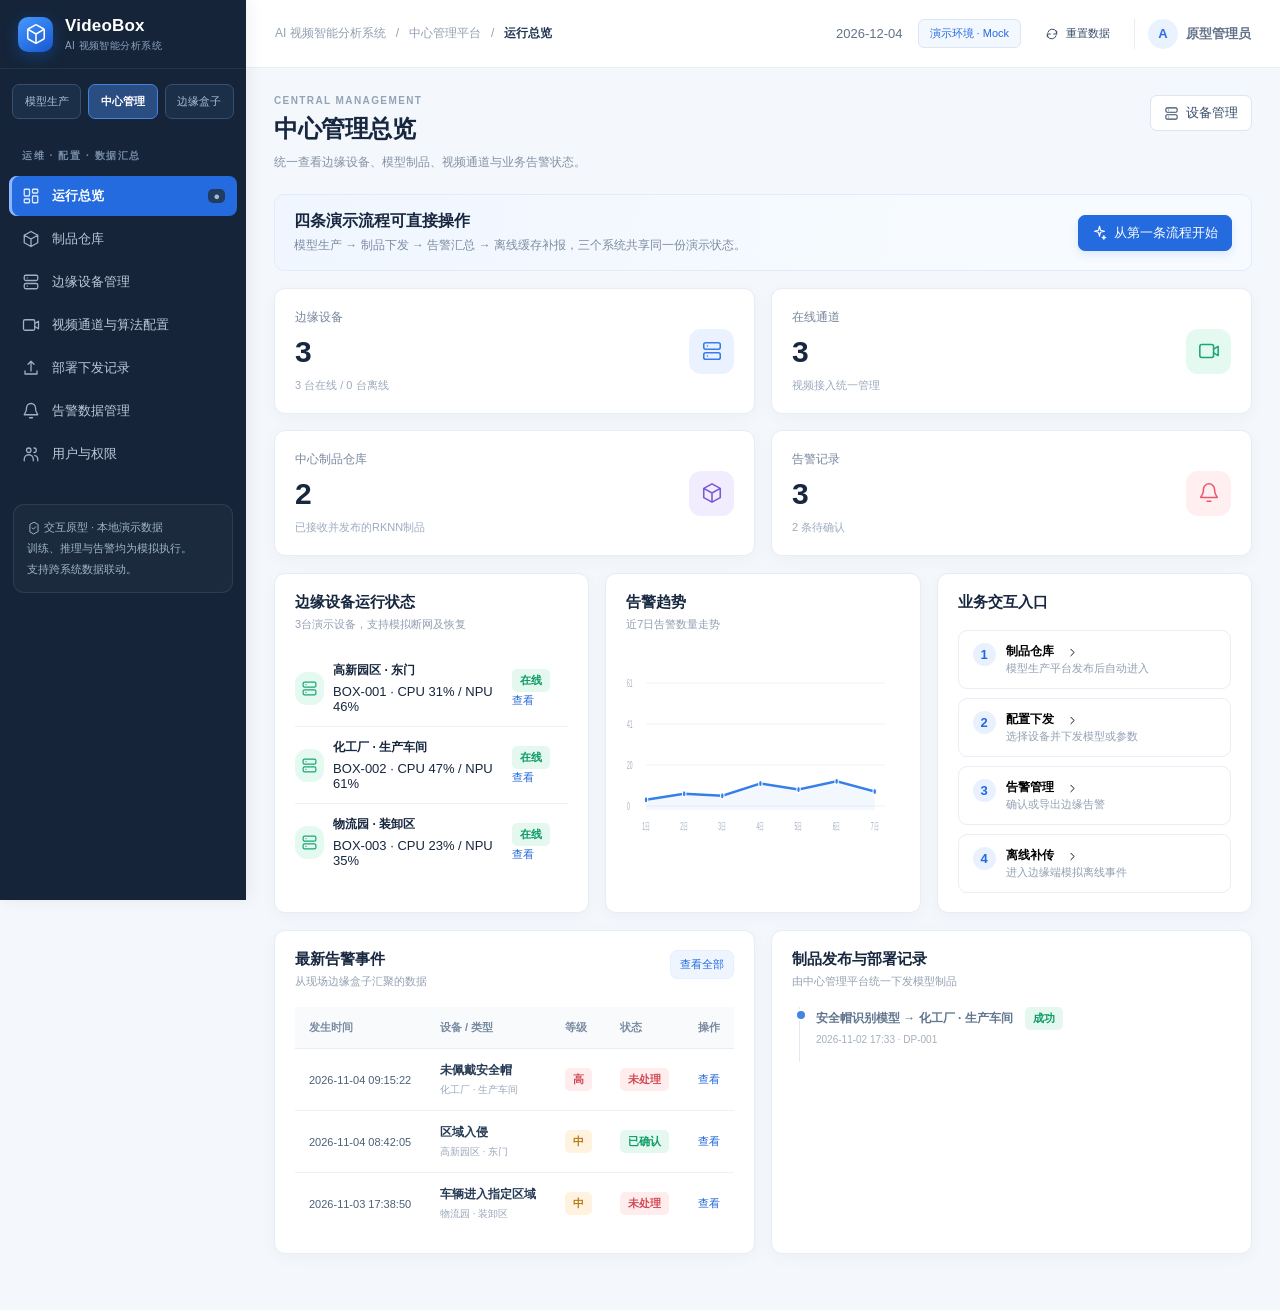
<file: index.html>
<!DOCTYPE html>
<html lang="zh-CN">
<head>
  <meta charset="UTF-8" />
  <meta name="viewport" content="width=device-width, initial-scale=1.0" />
  <meta name="theme-color" content="#f4f7fb" />
  <title>VideoBox · AI 视频智能分析系统交互原型</title>
  <link rel="stylesheet" href="./assets/style.css" />
</head>
<body>
  <div id="app"></div>
  <script src="./assets/app.js" defer></script>
</body>
</html>
</file>
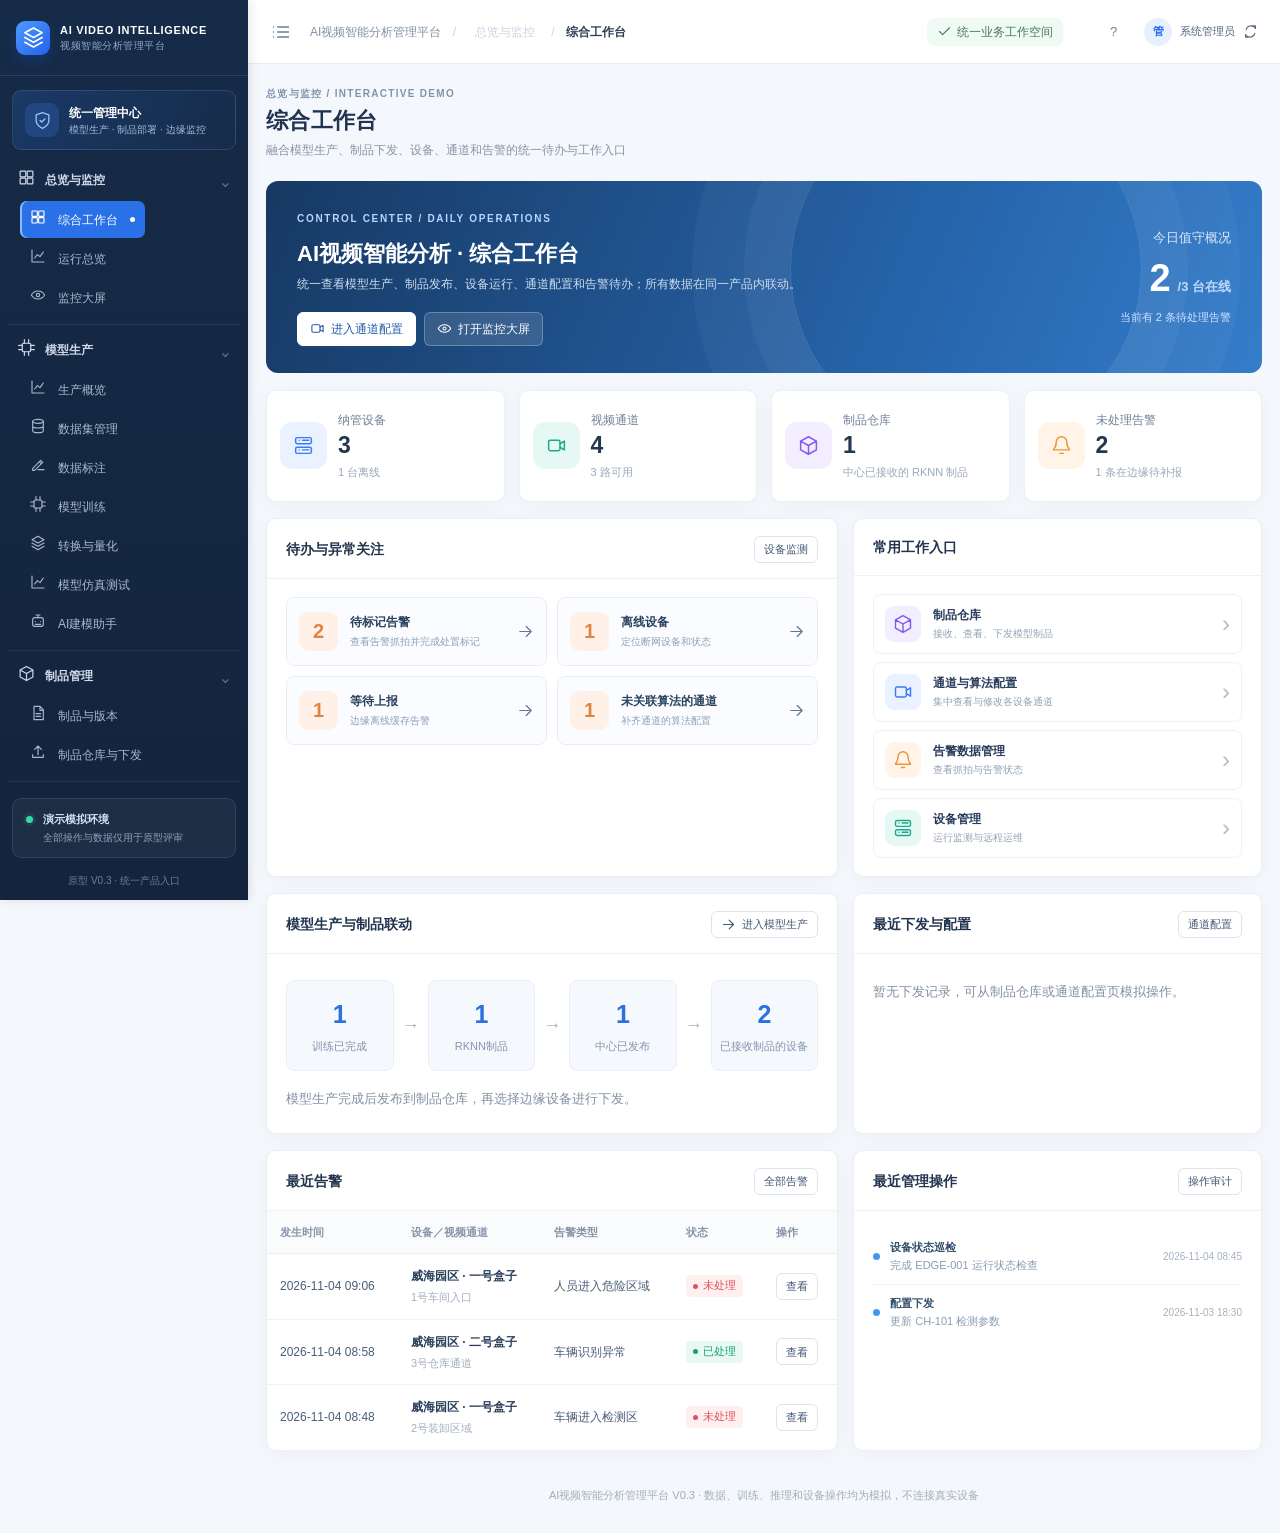
<file: prototypes/v0.3/index.html>
<!doctype html><html lang="zh-CN"><head><meta charset="utf-8"><meta name="viewport" content="width=device-width,initial-scale=1"><meta name="theme-color" content="#10243d"><title>AI视频智能分析管理平台 · 交互原型 V0.3</title><meta name="description" content="统一Web管理平台：模型生产、制品管理、设备与通道、告警管理及边缘设备详情。"><style>:root{--blue:#286cf2;--blueDark:#195ccf;--bluePale:#eef4ff;--navy:#14243e;--navy2:#1c304d;--text:#202b3e;--muted:#8290a3;--border:#e8edf3;--bg:#f4f7fb;--green:#15ab80;--orange:#ed9848;--red:#ec5b64;--purple:#7855df;--shadow:0 3px 18px rgba(27,55,95,.035);--radius:11px;font-family:Inter,"Microsoft YaHei","PingFang SC","Noto Sans CJK SC",Arial,sans-serif;color:var(--text)}
*{box-sizing:border-box}html,body{margin:0;padding:0;min-width:840px;min-height:100%;background:var(--bg)}body{font-size:13px;line-height:1.5}button,input,select,textarea{font:inherit}button{cursor:pointer}button:disabled{cursor:not-allowed;opacity:.52}svg{flex:none}button:focus-visible,input:focus-visible,select:focus-visible,textarea:focus-visible{outline:2px solid #82afff;outline-offset:1px}b,strong{font-weight:650}small{font-size:11px}p{margin:.5em 0}.muted{color:var(--muted)}.app-shell{min-height:100vh;display:flex}.sidebar{width:235px;flex:none;position:fixed;inset:0 auto 0 0;background:linear-gradient(180deg,#162b48 0%,#13243c 100%);color:#bdcae0;display:flex;flex-direction:column;z-index:25;box-shadow:2px 0 10px rgba(9,28,58,.1);transition:width .2s}.sidebar.collapsed{width:69px}.sidebar.collapsed .brand-text,.sidebar.collapsed .context-titles,.sidebar.collapsed .side-label,.sidebar.collapsed .nav-item label,.sidebar.collapsed .nav-item i,.sidebar.collapsed .side-bottom{display:none}.sidebar.collapsed .brand{padding-left:18px}.sidebar.collapsed .menu-context{justify-content:center;padding:14px 0}.sidebar.collapsed .nav-item{justify-content:center}.sidebar.collapsed .nav-item span{margin:0}.brand{display:flex;align-items:center;gap:10px;min-height:75px;padding:14px 20px;border-bottom:1px solid rgba(255,255,255,.1)}.brand-logo{width:34px;height:34px;border-radius:9px;background:linear-gradient(135deg,#4f9aff,#2361ed);display:grid;place-items:center;color:#fff;box-shadow:0 6px 12px rgba(20,95,233,.2)}.brand-text{display:flex;flex-direction:column;gap:0;color:white}.brand-text b{letter-spacing:.15em;font-size:13px}.brand-text small{color:#93a9c9;font-size:10px;letter-spacing:.05em}.menu-context{margin:17px 12px 20px;padding:13px 11px;border:1px solid rgba(113,153,210,.19);border-radius:9px;background:rgba(91,140,195,.095);display:flex;gap:11px;align-items:center}.context-icon{color:#90bdff;display:grid;place-items:center}.context-titles{display:flex;flex-direction:column;gap:1px}.context-titles strong{font-size:12px;color:#f2f6ff;white-space:nowrap}.context-titles small{color:#8598b9;letter-spacing:.11em;font-size:9px}.side-label{color:#6985a9;font-size:11px;padding:0 22px 9px;letter-spacing:.07em}.menu{display:flex;flex-direction:column;gap:3px;padding:0 10px;flex:1;overflow-y:auto}.nav-item{height:42px;flex:none;border:0;border-radius:7px;background:transparent;color:#bbcae0;display:flex;align-items:center;gap:12px;padding:0 12px;text-align:left;position:relative;transition:background .13s}.nav-item label{font-size:12px;cursor:pointer;flex:1}.nav-item:hover{background:rgba(107,148,208,.15);color:#fff}.nav-item.active{background:linear-gradient(90deg,#236ae5,#2461cb);color:#fff;box-shadow:0 4px 11px rgba(5,53,130,.16)}.current-dot{display:block;border-radius:50%;width:5px;height:5px;background:white}.side-bottom{padding:0 14px 17px}.sim-box{border:1px solid rgba(89,128,185,.25);border-radius:9px;padding:12px 13px;display:grid;grid-template-columns:10px 1fr;column-gap:7px;background:rgba(255,255,255,.045)}.sim-box b{font-size:11px;color:#d4e4ff}.sim-box small{grid-column:2;color:#90a1bd;margin-top:3px;font-size:10px}.sim-dot{width:7px;height:7px;background:#35d9ac;box-shadow:0 0 0 3px rgba(50,211,166,.1);border-radius:50%;margin-top:5px}.side-foot{text-align:center;font-size:10px;color:#667e9c;margin-top:15px}.workspace{margin-left:235px;width:calc(100% - 235px);min-width:0;transition:margin-left .2s,width .2s}.collapsed+.workspace{margin-left:69px;width:calc(100% - 69px)}.topbar{height:64px;background:white;border-bottom:1px solid #e8ecf3;position:sticky;top:0;z-index:20;display:flex;align-items:center;justify-content:space-between;padding:0 28px;gap:14px}.top-left{display:flex;align-items:center;gap:16px;min-width:0}.collapse-btn,.icon-btn{background:none;border:0;color:#697d97;display:grid;place-items:center;width:29px;height:29px;border-radius:5px}.collapse-btn:hover,.icon-btn:hover{background:#f1f5fa}.breadcrumb{color:#8191a5;font-size:12px;white-space:nowrap}.breadcrumb span{padding:0 8px;color:#cad3df}.breadcrumb strong{color:#303e54}.system-switch{display:flex;align-items:center;padding:4px;background:#f2f5fa;border-radius:9px;gap:3px}.sys-pill{border:0;background:transparent;display:flex;align-items:center;gap:6px;color:#768599;padding:8px 11px;font-size:12px;border-radius:7px;white-space:nowrap}.sys-pill:hover{color:#355b94}.sys-pill.selected{background:#fff;color:#2767d9;box-shadow:0 1px 4px rgba(39,65,97,.11);font-weight:600}.sys-mini{display:flex;align-items:center}.sys-mini.production{color:#8761e3}.sys-mini.center{color:#2169ef}.sys-mini.edge{color:#04aa86}.top-right{display:flex;align-items:center;gap:11px}.demo-label{display:flex;align-items:center;gap:5px;color:#8191a7;font-size:11px;white-space:nowrap}.user-chip{border:0;background:transparent;display:flex;align-items:center;gap:8px;padding:5px;border-radius:8px;font-size:11px;color:#52657d;white-space:nowrap}.user-chip:hover{background:#f3f6fa}.avatar{width:28px;height:28px;border-radius:50%;background:#e7f0ff;color:#246af1;display:grid;place-items:center;font-weight:bold}.main{padding:26px 28px 40px;max-width:1840px;margin:0 auto}.page-banner{display:flex;align-items:end;justify-content:space-between;margin-bottom:22px;gap:18px}.page-eyebrow{font-size:10px;font-weight:750;letter-spacing:.13em;color:#8194ae}.page-banner h1{font-size:22px;font-weight:730;color:#203451;letter-spacing:.012em;margin:3px 0 4px}.page-banner p{color:#8794a7;font-size:12px;margin:0}.banner-actions{display:flex;align-items:center;gap:9px}.page-footer{text-align:center;margin-top:36px;color:#a3adbb;font-size:11px}.btn{border:1px solid #dce4ed;border-radius:6px;display:inline-flex;align-items:center;gap:6px;justify-content:center;height:34px;padding:0 12px;white-space:nowrap;color:#435875;background:white;font-size:12px;transition:all .12s}.btn:hover{border-color:#a7c5fc;color:var(--blue);background:#f7faff}.btn-primary{background:#2a6eea;border-color:#2a6eea;color:white;box-shadow:0 2px 5px rgba(50,105,220,.13)}.btn-primary:hover{background:#165bd6;border-color:#165bd6;color:#fff}.btn-danger{border-color:#ffd6da;color:#d75462}.btn-small{height:27px;padding:0 9px;font-size:11px}.btn-ghost{background:transparent}.inline-actions{display:flex;align-items:center;gap:7px;flex-wrap:wrap}.stats-grid{display:grid;grid-template-columns:repeat(4,minmax(0,1fr));gap:14px;margin-bottom:16px}.stats-grid.three{grid-template-columns:repeat(3,minmax(0,1fr))}.stat{display:flex;align-items:center;gap:15px;background:white;border:1px solid #edf0f5;border-radius:10px;padding:20px 17px;min-height:112px;box-shadow:var(--shadow);min-width:0}.stat-icon{width:47px;height:47px;border-radius:12px;display:grid;place-items:center;flex:none}.stat-icon.blue,.short-icon.blue{color:#367cfa;background:#eaf1ff}.stat-icon.purple,.short-icon.purple{color:#8059ed;background:#f2edff}.stat-icon.teal,.short-icon.teal{color:#18ac8d;background:#e6f8f3}.stat-icon.orange,.short-icon.orange{color:#e7953b;background:#fff4e7}.stat-label{color:#718097;font-size:12px;margin-bottom:2px}.stat-value{font-size:27px;line-height:1.24;font-weight:760;color:#243650;letter-spacing:-.02em;white-space:nowrap}.stat-sub{color:#9ba7b7;font-size:11px;margin-top:4px}.grid-7-5{display:grid;grid-template-columns:minmax(0,7fr) minmax(0,5fr);gap:15px;margin-bottom:16px}.grid-6-6{display:grid;grid-template-columns:repeat(2,minmax(0,1fr));gap:15px;margin-bottom:16px}.two-cards{display:grid;grid-template-columns:repeat(2,minmax(0,1fr));gap:15px;margin-top:15px}.panel{background:white;border-radius:10px;border:1px solid #ebeff4;box-shadow:var(--shadow);min-width:0;overflow:hidden;margin-bottom:16px}.grid-7-5>.panel,.grid-6-6>.panel,.two-cards>.panel,.annotation-layout .panel,.config-layout>.panel,.config-layout>div>.panel,.agent-layout .panel{margin-bottom:0}.panel-head{padding:17px 19px 15px;display:flex;align-items:center;justify-content:space-between;gap:12px;border-bottom:1px solid #f0f2f6;min-height:57px}.panel-title{font-size:14px;color:#22344e;font-weight:690}.panel-action{display:flex;align-items:center;gap:8px}.panel-body{padding:18px 19px}.panel:has(table)>.panel-body{padding:0}.section-note{margin:0 0 17px;color:#7e8ca1;font-size:12px}.badge{display:inline-flex;align-items:center;gap:5px;font-size:11px;line-height:1.25;border-radius:4px;padding:4px 7px;white-space:nowrap;font-weight:580}.badge i{display:block;width:5px;height:5px;border-radius:50%;background:currentColor}.badge-green{color:#0ea577;background:#eaf8f2}.badge-blue{color:#246eeb;background:#edf3ff}.badge-red{color:#df515e;background:#fff0f0}.badge-orange{color:#c17a19;background:#fff5e7}.badge-purple{color:#8059d5;background:#f4effd}.table-wrap{width:100%;overflow-x:auto}table{width:100%;border-collapse:collapse;text-align:left;white-space:nowrap}th{font-size:11px;font-weight:600;color:#8694a7;background:#fafbfd;padding:13px 13px;border-bottom:1px solid #eaf0f5}td{font-size:12px;color:#4a5d76;padding:13px;border-bottom:1px solid #f1f3f6}tr:last-child td{border-bottom:0}tr:hover td{background:#fcfdff}td b{display:block;font-size:12px;color:#2b405b;font-weight:640}td small{display:block;color:#a3aebe;margin-top:4px}.title-count{font-size:11px;color:#8ba0b9;background:#f4f7fb;padding:3px 7px;border-radius:5px;margin-left:6px}.panel-body .notice{margin-top:18px}.notice{display:flex;gap:9px;align-items:center;color:#657b98;background:#f2f7ff;border:1px solid #e8f0ff;border-radius:7px;padding:12px 15px;font-size:11px}.notice svg{color:#3483ed}.notice.warn{background:#fff8eb;border-color:#ffedd2;color:#9b722e}.notice.warn svg{color:#da951a}.badge.badge-blue{}.shortcuts{display:grid;grid-template-columns:1fr;gap:8px}.shortcut{border:1px solid #edf0f5;background:white;border-radius:8px;padding:11px;display:flex;align-items:center;text-align:left;gap:12px;color:#293c5c}.shortcut:hover{background:#f7faff;border-color:#c9dcff}.short-icon{width:36px;height:36px;display:grid;place-items:center;border-radius:9px}.shortcut strong{display:block;font-size:12px}.shortcut small{display:block;color:#93a2b5;font-size:10px;margin-top:2px}.right-chevron{margin-left:auto;color:#aebdcc;font-size:24px;font-weight:200}.pipeline-lead{display:flex;align-items:center;gap:12px}.pipe-icon{width:42px;height:42px;background:#eef4ff;color:#3976ea;border-radius:9px;display:grid;place-items:center}.pipeline-lead strong{display:block;font-size:13px;color:#243954}.pipeline-lead small{display:block;color:#8c9aac;margin-top:3px}.stepper{display:flex;gap:3px;align-items:center;justify-content:space-between;margin:27px 0}.step{display:flex;align-items:center;gap:7px;color:#9cabbc;font-size:10px;min-width:0}.step-num{width:22px;height:22px;border-radius:50%;border:1px solid #dde5ee;color:#8a99ad;display:grid;place-items:center;font-size:10px;flex:none}.step.done .step-num{background:#e3f8f0;border-color:#c2f0dd;color:#17aa7e}.step.current .step-num{background:#eaf1ff;color:#2c6be5;border-color:#bad0fc}.step.done,.step.current{color:#36516b}.pipeline-help{background:#f7f9fc;padding:12px 14px;color:#8797a9;display:flex;align-items:center;gap:7px;font-size:11px;border-radius:8px}.pipeline-help svg{color:#18a97e}.progress{width:100%;height:6px;background:#edf1f6;border-radius:20px;overflow:hidden;min-width:76px}.progress i{display:block;height:100%;background:linear-gradient(90deg,#3c8bff,#4d6ee8);border-radius:20px}.progress.large{height:10px;margin:14px 0}.linechart{display:block;width:100%;height:165px}.chart-x{display:flex;justify-content:space-between;color:#a1aebd;font-size:10px;margin:0 22px 3px}.chart-meta{display:flex;justify-content:space-between;gap:10px;color:#7486a0;margin-bottom:10px}.chart-meta small{color:#9aa8ba}.metric-pairs{display:flex;align-items:center;justify-content:space-between;gap:12px;border-top:1px solid #edf1f6;margin-top:15px;padding-top:14px}.metric-pairs>div{flex:1}.metric-pairs small{display:block;color:#98a4b4}.metric-pairs strong{display:block;margin-top:2px;font-size:18px;color:#2e4669}.health-overview{display:flex;justify-content:center;margin-top:4px}.ring{--pct:80;--ring:#18b38a;width:126px;height:126px;border-radius:50%;background:conic-gradient(var(--ring) calc(var(--pct)*1%),#eef2f7 0);padding:13px;margin:8px auto;display:grid;place-items:center}.ring-inner{border-radius:50%;background:white;display:flex;flex-direction:column;align-items:center;justify-content:center;height:100%;width:100%}.ring-inner b{font-size:26px;color:#243950}.ring-inner small{color:#8d9bad}.status-detail{margin-top:8px}.status-detail p{display:flex;gap:7px;align-items:center;border-bottom:1px solid #f1f3f6;padding:7px 0;color:#6f8199}.status-detail b{margin-left:auto;color:#3b526e}.dot{display:inline-block;width:7px;height:7px;border-radius:50%}.dot.good{background:#21b990}.dot.danger{background:#f16470}.dot.warning{background:#f1aa48}.alert-stack-row{display:flex;gap:11px;align-items:center;border-bottom:1px solid #f0f3f6;padding:10px 0}.alert-stack-row:last-child{border:0}.alert-stack-row img{width:53px;height:39px;object-fit:cover;border-radius:5px}.alert-stack-row>div{min-width:0;flex:1}.alert-stack-row b{display:block;font-size:11px}.alert-stack-row small{display:block;color:#a6b2c1;margin-top:3px}.table-thumb{width:64px;height:43px;object-fit:cover;border-radius:5px}.model-cell{display:flex;gap:11px;align-items:center}.model-chip{background:#f1efff;color:#6e55cf;font-weight:760;border-radius:7px;padding:10px}.hint-grid{display:grid;grid-template-columns:repeat(3,1fr);gap:14px}.hint-grid>div{display:flex;flex-direction:column;gap:6px;padding:13px;border-radius:8px;background:#f8faff}.hint-grid svg{color:#5c8cf0}.hint-grid b{color:#2f435f}.hint-grid span{font-size:11px;color:#8392a7}.feature-list>div{display:flex;align-items:center;gap:10px;padding:7px 0;color:#667c99;font-size:12px}.feature-list svg{color:#23b38b}.filter-bar,.panel-inline-bar{display:flex;gap:10px;align-items:center;justify-content:space-between;border-radius:9px;padding:14px 15px;background:white;border:1px solid #ebeff5;margin-bottom:16px}.filter-bar>.search-input{margin-right:auto}.filter-bar select{max-width:175px}.search-input{height:34px;width:260px;border:1px solid #dce4ed;border-radius:6px;display:flex;align-items:center;gap:8px;padding:0 10px;color:#96a4b6}.search-input input{border:0;outline:0;min-width:0;width:100%;font-size:12px}.filter-bar select,.panel-inline-bar select,.device-top-select select,.minor-form select,.config-form input,.config-form select,.modal-content input,.modal-content select,select{height:34px;border:1px solid #dde5ee;border-radius:6px;background:white;color:#425771;padding:0 10px;font-size:12px;max-width:100%}.panel-inline-bar select{min-width:190px}.panel-inline-bar label{color:#8090a5;margin-right:7px}.panel-inline-bar .muted{margin-left:12px}.dataset-card{background:white;border:1px solid #e8edf3;border-radius:10px;overflow:hidden;box-shadow:var(--shadow)}.grid-list-3{display:grid;grid-template-columns:repeat(3,minmax(0,1fr));gap:16px}.dataset-media{height:144px;overflow:hidden;position:relative}.dataset-media img{width:100%;height:100%;object-fit:cover}.mini-badge{position:absolute;right:12px;top:10px;color:white;background:rgba(18,41,72,.7);padding:3px 8px;border-radius:5px;font-size:11px}.dataset-body{padding:15px}.dataset-body h3{margin:0 0 8px;font-size:14px}.dataset-body p{min-height:24px}.soft-tag{background:#f2f6fc;color:#70849f;border-radius:4px;padding:4px 7px;font-size:10px;margin-right:5px}.mini-kpis{display:flex;justify-content:space-around;border-top:1px solid #f0f2f6;border-bottom:1px solid #f0f2f6;padding:14px 0;margin:12px 0}.mini-kpis>div{text-align:center}.mini-kpis b{display:block;font-size:18px;color:#32435d}.mini-kpis small{color:#a1adbb}.card-actions{display:flex;gap:7px}.hidden-input{display:none}.new-dataset{min-height:290px;background:#f8faff;border:1px dashed #b9cce7;color:#7190b6;border-radius:10px;display:flex;align-items:center;justify-content:center;flex-direction:column;gap:10px}.new-dataset:hover{background:#eef5ff}.new-dataset b{color:#4e749d;font-size:14px}.new-dataset span{font-size:11px}.annotation-layout{display:grid;grid-template-columns:minmax(0,7fr) minmax(290px,3fr);gap:16px}.annotation-toolbar{padding:13px 17px;border-bottom:1px solid #edf0f5;display:flex;align-items:center;gap:13px;flex-wrap:wrap}.annotation-toolbar strong{color:#2f4667}.annotation-toolbar .badge{margin-left:auto}.annotation-canvas{position:relative;background:#192e44;min-height:370px;display:flex;align-items:center;cursor:crosshair}.annotation-canvas img{width:100%;height:auto;display:block;pointer-events:none}.anno-box{position:absolute;border:2px solid #41c6a7;box-shadow:0 0 0 1px rgba(0,0,0,.08);pointer-events:none}.anno-box span{position:absolute;top:-21px;left:-2px;font-size:11px;background:#17ad86;color:white;padding:2px 7px}.anno-1{border-color:#f2ab43}.anno-1 span{background:#e79f3e}.anno-2{border-color:#6d90f5}.anno-2 span{background:#5d82ed}.anno-footer{padding:12px 16px;color:#899cb3;display:flex;align-items:center;gap:8px;font-size:11px}.anno-side{display:flex;flex-direction:column;gap:15px}.sample-list{display:flex;flex-direction:column;gap:7px}.sample-item{display:flex;align-items:center;text-align:left;gap:10px;background:white;border:1px solid #e8edf3;border-radius:7px;padding:7px;color:#435876}.sample-item.active{background:#f0f6ff;border-color:#bbd4ff}.sample-item img{width:66px;height:45px;object-fit:cover;border-radius:4px}.sample-item b{display:block;font-size:11px}.sample-item small{color:#9cacc0}.box-line{padding:9px 3px;display:flex;align-items:center;justify-content:space-between;border-bottom:1px solid #f0f2f6}.box-line>div{display:flex;align-items:center;gap:7px}.box-line svg{color:#7a9cda}.box-line b{font-size:11px}.box-line small{color:#9dabb9;font-size:10px}.box-line .red{color:#e25563}.minor-form{margin-top:12px}.minor-form label{display:block;color:#7c8ca1;margin:5px 0}.minor-form select{width:100%}.empty{display:flex;align-items:center;flex-direction:column;justify-content:center;gap:9px;padding:30px;color:#a7b6c8;text-align:center}.empty strong{color:#67809e;font-size:12px}.empty span{font-size:11px}.transform-flow{display:flex;justify-content:space-evenly;align-items:center;gap:10px;padding:22px 0}.transform-flow>svg{color:#98acd0}.transform-step{text-align:center;display:flex;flex-direction:column;align-items:center;gap:7px}.transform-step strong{font-size:13px}.transform-step small{color:#9aa9ba}.file-block{height:72px;width:72px;display:grid;place-items:center;border-radius:14px;font-size:17px;font-weight:770}.file-block.pt{background:#ecf3ff;color:#2977ed}.file-block.onnx{background:#fff0e3;color:#d88934}.file-block.rk{background:#e7faf4;color:#14a77d}.compare-label{display:flex;align-items:center;justify-content:space-between;margin-top:20px;color:#8191a5}.compare-label b{color:#324b72}.big-progress{height:15px;background:#eff2f6;border-radius:20px;overflow:hidden;margin-top:8px}.big-progress i{display:block;height:100%;border-radius:20px}.compare-insight{margin-top:21px;background:#f4f8ff;color:#6683aa;border-radius:7px;padding:12px}.report-list{display:flex;flex-direction:column;gap:11px}.report-item{display:flex;align-items:center;gap:10px;padding:11px;border:1px solid #edf0f4;border-radius:7px}.r-icon{height:35px;width:35px;border-radius:8px;background:#edf4ff;display:grid;place-items:center;color:#3378ef}.report-item>div:nth-child(2){flex:1}.report-item b{font-size:11px;display:block}.report-item small{color:#9caabb;display:block;margin-top:4px}.agent-layout{display:grid;grid-template-columns:minmax(0,6fr) minmax(0,5fr);gap:16px}.chat-intro{display:flex;gap:13px;align-items:flex-start;margin-bottom:17px}.chat-intro h3{margin:0 0 5px;font-size:15px}.chat-intro p{color:#8e9db0;margin:0;font-size:12px}.chat-icon{width:47px;height:47px;background:linear-gradient(135deg,#e5e9ff,#f3eeff);color:#7357dc;border-radius:12px;display:grid;place-items:center}.agent-textarea{resize:vertical;border:1px solid #dce6f2;border-radius:8px;min-height:180px;width:100%;padding:13px;line-height:1.9;color:#445b79}.agent-disclaimer{font-size:11px;color:#9b9fad;display:flex;align-items:center;gap:7px;margin-top:20px}.agent-disclaimer svg{color:#db9c49}.plan-kpis{display:grid;grid-template-columns:repeat(3,1fr);gap:8px}.plan-kpis>div{border:1px solid #edf0f6;border-radius:7px;padding:12px 9px;background:#fafbfe}.plan-kpis small{color:#91a0b2;display:block}.plan-kpis strong{display:block;color:#4b5e7c;font-size:12px;margin-top:6px}.plan-steps{display:grid;grid-template-columns:1fr 1fr;gap:10px;padding:22px 0}.plan-step{display:flex;align-items:center;gap:9px;color:#9daabc;font-size:12px}.plan-step i{border:1px solid #dce4ef;width:22px;height:22px;border-radius:50%;display:grid;place-items:center;font-size:11px;font-style:normal}.plan-step.passed,.plan-step.now{color:#2b4c7d}.plan-step.passed i{background:#d7f7ec;border-color:#c4eddb;color:#16a57c}.plan-step.now i{background:#eaf0ff;border-color:#c5d7ff;color:#2d70ee}.modal-content .form-row{margin-bottom:15px}.form-row label{display:block;font-weight:600;font-size:11px;color:#5e7291;margin-bottom:7px}.form-row input,.form-row select{width:100%;height:38px}.form-row small{color:#9ba8b9;display:block;margin-top:6px}.form-hint{font-size:11px;color:#8c9cb0;background:#f6f8fb;border-radius:6px;padding:12px}.form-hint:last-child{margin-bottom:0}.modal-feature{display:flex;gap:14px;align-items:center;border-radius:7px;background:#f4f7ff;padding:12px;margin:0 0 18px;color:#2e67cc}.modal-feature b{display:block;color:#3b5070}.modal-feature small{display:block;margin-top:4px;color:#94a6bc}.config-layout{display:grid;grid-template-columns:minmax(0,5fr) minmax(0,5fr);gap:16px}.config-layout>div{display:flex;flex-direction:column;gap:16px}.config-form{display:grid;grid-template-columns:1fr 1fr;gap:15px}.config-form>.form-row:nth-child(5),.config-form>.form-row:nth-child(6),.config-form>.btn{grid-column:span 2}.config-form>.btn{justify-self:start}.roi-caption{color:#8e9db1;margin-bottom:12px}.roi-image{position:relative;cursor:crosshair;border-radius:7px;overflow:hidden;background:#1f344d}.roi-image>img{display:block;width:100%;height:auto}.roi-outline{position:absolute;border:2px dashed #00d9c0;background:rgba(6,190,157,.08);pointer-events:none}.roi-outline span{background:#0aa28f;color:white;padding:3px 7px;font-size:11px;position:absolute;top:-22px;left:-2px}.roi-footer{display:flex;justify-content:space-between;align-items:center;gap:9px;margin-top:12px;color:#8594ab}.detail-list>div{padding:10px 0;display:flex;gap:15px;justify-content:space-between;border-bottom:1px solid #f0f3f7;color:#8594a9}.detail-list>div:last-child{border:0}.detail-list b{color:#314666;text-align:right}.roles-grid{display:grid;grid-template-columns:repeat(3,1fr);gap:12px}.roles-grid>div{padding:14px;border:1px solid #edf1f7;border-radius:8px;background:#fafbfe}.roles-grid b{font-size:13px}.roles-grid p{color:#8293a9;font-size:11px}.edge-switch{display:flex;gap:14px;align-items:center;justify-content:space-between;background:white;border:1px solid #e8eff6;border-radius:9px;padding:14px 16px;margin-bottom:16px}.edge-switch>div:first-child{display:flex;align-items:center;gap:9px}.edge-switch>div:first-child svg{color:#2e78e9}.edge-switch>div:first-child b{font-size:13px}.edge-switch>div:first-child span{color:#a3afbc}.edge-switch>.badge{margin-left:auto}.device-top-select select{max-width:230px}.exec-steps{display:flex;justify-content:space-between;gap:5px;padding:18px 0}.exec-item{flex:1;min-width:0;display:flex;flex-direction:column;align-items:center;text-align:center;position:relative;gap:7px}.exec-icon{height:47px;width:47px;border-radius:10px;background:#edf4ff;color:#2773ee;display:grid;place-items:center}.exec-item strong{font-size:12px}.exec-item small{color:#8f9db0;font-size:10px}.exec-arrow{position:absolute;right:-12px;top:16px;color:#a1b1c6}.gauges{display:flex;flex-direction:column;gap:13px}.gauge-row{display:flex;align-items:center;gap:11px}.gauge-row span{color:#7086a1;width:33px}.gauge-row .progress{flex:1}.gauge-row b{width:34px;color:#456488;text-align:right}.temper{background:#f7f9fd;padding:12px;border-radius:7px;display:flex;align-items:center;gap:9px;margin-top:8px;color:#7b8fa8}.temper strong{font-size:17px;color:#2f526e;margin-left:auto}.temper small{color:#a9b3be}.live-grid{display:grid;grid-template-columns:repeat(2,minmax(0,1fr));gap:16px;margin-bottom:17px}.live-card{border:1px solid #e7ecf3;border-radius:10px;overflow:hidden;background:white}.live-frame{position:relative;background:#15263c;min-height:195px}.live-frame>img{width:100%;height:260px;object-fit:cover;display:block}.live-label{position:absolute;top:0;left:0;right:0;background:rgba(5,20,40,.72);padding:10px;color:white;display:flex;justify-content:space-between;align-items:center}.live-label .badge{background:rgba(12,146,110,.7);color:white}.video-time{position:absolute;bottom:9px;left:12px;color:#f1f6ff;text-shadow:0 1px 4px black;font-size:11px}.detection-box{position:absolute;border:2px solid #37d6ae;background:rgba(42,198,152,.035);pointer-events:none}.detection-box span{position:absolute;top:-21px;left:-2px;background:#13bc91;color:white;font-size:10px;padding:3px 5px}.live-card-foot{padding:10px 12px;display:flex;justify-content:space-between;align-items:center}.live-card-foot>span{display:flex;align-items:center;gap:7px;color:#8195a9}.inference-hero{display:flex;align-items:center;gap:16px;padding:14px 0}.ai-hex{height:78px;width:78px;background:linear-gradient(135deg,#e5f0ff,#f3ebff);color:#5672da;border-radius:17px;display:grid;place-items:center}.inference-hero strong{font-size:14px}.inference-hero p{color:#90a0b4}.tracking-illustration{position:relative;overflow:hidden;border-radius:7px}.tracking-illustration img{display:block;width:100%;max-height:220px;object-fit:cover}.track-box{position:absolute;border:2px solid #26d5a6;left:18%;top:23%;width:21%;height:60%}.track-box.t2{border-color:#eeb34a;left:53%;top:19%;width:21%}.track-box span{position:absolute;top:-19px;left:-2px;background:#11b995;color:white;font-size:10px;padding:2px 6px}.track-box.t2 span{background:#e9a63e}.offline-story p{color:#8d9db0;font-size:12px}.offline-story .stepper{margin-top:5px}.log-lines{background:#172b46;color:#bdd1e9;padding:17px;border-radius:7px;font-family:Consolas,"Microsoft YaHei",monospace;font-size:10px;line-height:2;min-height:175px;margin-bottom:14px}.log-lines span{color:#819cba;margin-right:8px}.log-lines em{font-style:normal;color:#68c4a6}.log-lines em.log-warn{color:#e3b865}.drawer-layer,.overlay{position:fixed;inset:0;z-index:80;background:rgba(16,34,58,.39);display:flex}.overlay{align-items:center;justify-content:center;padding:24px}.modal{width:min(520px,92vw);background:white;border-radius:11px;box-shadow:0 18px 60px rgba(11,27,54,.2);max-height:95vh;display:flex;flex-direction:column}.modal-head,.drawer-head{padding:18px 21px;border-bottom:1px solid #e9eef4;display:flex;justify-content:space-between;align-items:center}.modal-head h2,.drawer-head h2{margin:0;color:#203650;font-size:17px}.close-x{border:0;background:none;color:#a0acbd;font-size:25px;line-height:1}.close-x:hover{color:#436d9a}.modal-content{padding:20px 22px;overflow-y:auto}.modal-footer{padding:13px 21px;border-top:1px solid #eff1f5;display:flex;gap:9px;justify-content:flex-end}.confirm-message{display:flex;gap:12px;align-items:flex-start}.confirm-message svg{color:#d49543}.confirm-message p{margin:1px 0;color:#58708f}.drawer-layer{justify-content:flex-end}.drawer{width:min(470px,95vw);height:100%;background:white;box-shadow:-12px 0 55px rgba(16,38,70,.15);display:flex;flex-direction:column}.drawer-content{padding:22px;overflow-y:auto}.drawer-subtitle{display:flex;align-items:center;gap:12px;color:#899aaf;font-size:12px;margin-bottom:18px}.drawer-cover{background:#f0f5fc;display:flex;gap:18px;align-items:center;padding:24px;color:#4776b4;border-radius:9px}.drawer-cover b{display:block;color:#2f4768;font-size:15px}.drawer-cover small{display:block;color:#8f9fb2;margin-top:4px}.drawer-section{margin-top:23px}.drawer-section h3{font-size:13px;margin:0 0 11px;color:#2f4461}.drawer-channel{display:flex;gap:9px;align-items:center;border-bottom:1px solid #edf1f6;padding:10px;color:#617a9b}.drawer-channel .badge{margin-left:auto}.drawer-actions{display:flex;gap:9px;flex-wrap:wrap;margin-top:24px}.alarm-cover{width:100%;max-height:220px;object-fit:cover;border-radius:8px}.toast{position:fixed;top:80px;right:26px;background:white;color:#2e597b;display:flex;align-items:center;gap:9px;border:1px solid #d7e9f6;box-shadow:0 9px 33px rgba(10,44,90,.11);border-radius:8px;padding:13px 17px;z-index:120;min-width:220px}.toast svg{color:#16b58c}.toast.error svg{color:#ef606f}.error-screen{white-space:pre-wrap;padding:60px;color:#b52639}
@media(max-width:1350px){.topbar{padding:0 17px}.main{padding:22px 18px 30px}.top-right .demo-label{display:none}.system-switch .sys-pill{padding:7px}.stat{padding:16px 13px;gap:11px}.stat-value{font-size:23px}.config-layout{grid-template-columns:1fr}.live-frame>img{height:220px}.hint-grid{grid-template-columns:1fr}}
@media(max-width:1120px){.sidebar{width:68px}.sidebar .brand-text,.sidebar .context-titles,.sidebar .side-label,.sidebar .nav-item label,.sidebar .nav-item i,.sidebar .side-bottom{display:none}.sidebar .brand{padding:15px 16px}.sidebar .menu-context,.sidebar .nav-item{justify-content:center}.sidebar .nav-item{padding:0}.workspace,.collapsed+.workspace{margin-left:68px;width:calc(100% - 68px)}.breadcrumb{display:none}.grid-7-5{grid-template-columns:1fr}.grid-list-3{grid-template-columns:repeat(2,1fr)}.stats-grid{grid-template-columns:repeat(2,1fr)}.annotation-layout{grid-template-columns:1fr}.anno-side{display:grid;grid-template-columns:1fr 1fr}}
/* Dataset quality summary */
.grid-list-3+.panel{margin-top:16px}.quality-grid{display:grid;grid-template-columns:repeat(2,minmax(0,1fr));gap:14px}.quality-item{background:#fbfcfe;border:1px solid #edf0f6;border-radius:8px;padding:16px}.quality-title{display:flex;align-items:center;justify-content:space-between;gap:10px;margin-bottom:15px}.quality-title b{font-size:12px}.quality-title span,.quality-meta{color:#8698af;font-size:11px}.quality-bar{height:9px;background:#e9eff8;border-radius:10px;overflow:hidden}.quality-bar i{display:block;height:100%;background:#29b790;border-radius:10px}.quality-meta{display:flex;justify-content:space-between;margin-top:9px}.quality-classes{display:flex;gap:7px;margin-top:12px}.quality-classes span{font-size:10px;background:#eff4fa;color:#6d829d;padding:4px 7px;border-radius:4px}
/* Center v0.2: workbench, channel-first management and immersive monitoring wall */
.workbench-welcome{background:linear-gradient(112deg,#173963 0%,#2869b2 72%,#357dca 100%);border-radius:12px;min-height:171px;padding:27px 31px;display:flex;align-items:center;justify-content:space-between;margin-bottom:17px;color:white;overflow:hidden;position:relative}
.workbench-welcome:before{content:"";position:absolute;right:120px;top:-88px;width:350px;height:350px;border:1px solid rgba(255,255,255,.13);border-radius:50%;box-shadow:0 0 0 46px rgba(255,255,255,.04),0 0 0 98px rgba(255,255,255,.035)}
.wb-welcome-text,.wb-status{position:relative;z-index:1}.wb-kicker,.channel-editor-eyebrow{font-size:10px;letter-spacing:.17em;font-weight:700;color:#b9d5ff}.wb-welcome-text h2{font-size:22px;margin:9px 0 5px}.wb-welcome-text p{font-size:12px;color:#cfddf1;margin:0 0 19px}.wb-actions{display:flex;gap:8px}.wb-actions .btn:not(.btn-primary){background:rgba(255,255,255,.12);color:white;border-color:rgba(255,255,255,.25)}.wb-actions .btn-primary{background:#fff;color:#225ca8;border-color:#fff}
.wb-status{min-width:180px;text-align:right;display:flex;flex-direction:column;gap:5px;align-items:flex-end}.wb-status-label{color:#d8e9ff}.wb-status strong{font-size:38px;line-height:1.35}.wb-status strong small{font-size:13px;color:#bcdafa;margin-left:7px}.wb-status>span:last-child{font-size:11px;color:#d0e3ff}.wb-task-list{display:grid;grid-template-columns:1fr 1fr;gap:10px}.wb-task{display:flex;gap:12px;align-items:center;text-align:left;border:1px solid #e7edf4;background:#fbfcff;border-radius:8px;padding:14px 12px;color:#607693}.wb-task:hover{border-color:#a2c2ff;background:#f4f8ff}.wb-task-num{width:39px;height:39px;display:grid;place-items:center;border-radius:9px;background:#eaf2ff;color:#3477e0;font-size:20px;font-weight:700}.wb-task-num.warn{background:#fff1e8;color:#de8544}.wb-task-main{display:flex;flex-direction:column;flex:1;gap:3px}.wb-task-main strong{font-size:12px;color:#28425e}.wb-task-main small{font-size:10px;color:#8fa1b5}.wb-log-list{display:flex;flex-direction:column}.wb-log-list>div{border-bottom:1px solid #eff2f6;padding:10px 0;display:flex;align-items:center;gap:10px}.wb-log-list>div:last-child{border:0}.wb-log-mark{height:7px;width:7px;border-radius:50%;background:#4298ed;flex:none}.wb-log-list>div>span:nth-child(2){display:flex;flex-direction:column;gap:2px;min-width:0;flex:1}.wb-log-list b{font-size:11px;color:#314c6a}.wb-log-list small{color:#8a9db1;white-space:nowrap;overflow:hidden;text-overflow:ellipsis}.wb-log-list time{font-size:10px;color:#a5b1bf;white-space:nowrap}.selected-channel-row{background:#f5f9ff}.selected-channel-row td:first-child{box-shadow:inset 3px 0 #3b84ed}.channel-editor-head{margin:22px 0 15px;display:flex;justify-content:space-between;align-items:end;gap:10px;scroll-margin-top:90px}.channel-editor-head h2{font-size:17px;color:#253b58;margin:4px 0 0}.channel-editor-head h2 small{color:#8999af;font-size:12px;font-weight:500;margin-left:8px}.channel-editor-eyebrow{color:#7697bb}.filter-bar>input[type=date]{width:138px;min-width:125px;height:35px;padding:0 8px;border:1px solid #e2e9f1;border-radius:6px;background:white;color:#586c87}
.wall-root{min-height:100vh;background:#06162d;color:#d5e9ff;padding:18px 22px 22px;background-image:radial-gradient(circle at 48% 8%,rgba(30,90,159,.22),transparent 49%),linear-gradient(180deg,#0b2445 0,#08192f 54%,#051325 100%);font-family:Inter,"Microsoft YaHei","PingFang SC",sans-serif}
.wall-root .btn{height:32px;background:rgba(22,78,142,.25);color:#bfe2ff;border-color:rgba(69,153,240,.38)}.wall-root .btn:hover{background:rgba(28,109,205,.4);border-color:#5dc3fe}.wall-header{display:flex;justify-content:space-between;align-items:center;border-bottom:1px solid rgba(58,147,240,.4);padding-bottom:15px;gap:16px;margin-bottom:16px}.wall-brand{display:flex;gap:15px;align-items:center}.wall-mark{height:42px;width:42px;background:linear-gradient(145deg,#1b78dc,#0c376b);color:white;border:1px solid #49a0fa;display:grid;place-items:center;border-radius:8px;font-size:18px;font-weight:800}.wall-brand h1{font-size:22px;color:#fff;margin:0}.wall-brand small{font-size:11px;letter-spacing:.1em;color:#65bff9}.wall-header-right{display:flex;gap:8px;align-items:center}.wall-header-right time{font-size:11px;color:#81bada;margin-right:10px}
.wall-stats{display:grid;grid-template-columns:repeat(5,minmax(0,1fr));gap:12px;margin-bottom:14px}.wall-stats>div{border:1px solid rgba(35,124,218,.52);border-radius:6px;background:linear-gradient(135deg,rgba(16,60,105,.8),rgba(9,39,76,.6));padding:14px 15px;display:flex;gap:4px;flex-direction:column;box-shadow:inset 0 1px 0 rgba(138,200,255,.09)}.wall-stats small{font-size:11px;color:#87b4d7}.wall-stats b{font-size:29px;color:#64d4ff;line-height:1.1}.wall-stats span{font-size:10px;color:#a2c6e5}
.wall-primary{display:grid;grid-template-columns:minmax(0,7fr) minmax(280px,3fr);gap:14px;margin-bottom:14px}.wall-secondary{display:grid;grid-template-columns:repeat(3,minmax(0,1fr));gap:14px}.wall-panel{border:1px solid rgba(45,140,238,.48);border-radius:7px;background:rgba(8,32,66,.81);min-width:0;overflow:hidden}.wall-title{padding:11px 14px;color:#dff5ff;display:flex;justify-content:space-between;align-items:center;gap:8px;border-bottom:1px solid rgba(61,153,230,.3);background:linear-gradient(90deg,rgba(30,111,192,.16),transparent)}.wall-title strong{border-left:3px solid #36bfff;padding-left:10px;font-size:13px}.wall-title small{color:#77aaca;font-size:10px}.wall-videos{display:grid;grid-template-columns:repeat(2,1fr);gap:9px;padding:11px}.wall-video{position:relative;background:#071529;border:1px solid #24517e;aspect-ratio:16 / 8.4;overflow:hidden;border-radius:4px}.wall-video img{width:100%;height:100%;object-fit:cover;filter:contrast(1.06) brightness(.83)}.wall-video-top,.wall-video-bot{position:absolute;left:0;right:0;display:flex;align-items:center;justify-content:space-between;gap:8px;padding:6px 8px;color:white;font-size:10px;background:linear-gradient(180deg,rgba(3,13,31,.87),transparent)}.wall-video-top{top:0}.wall-video-bot{bottom:0;background:linear-gradient(0deg,rgba(3,13,31,.93),transparent);justify-content:flex-start;color:#c2d9f5}.wall-video-live{color:#ff7976;white-space:nowrap}.wall-alerts{padding:4px 12px;max-height:490px;overflow:auto}.wall-alert{display:flex;align-items:center;gap:9px;padding:13px 3px;border-bottom:1px solid rgba(86,150,219,.16)}.wall-alert:last-child{border:0}.wall-alarm-time{color:#6cbef0;font-size:10px}.wall-alert>div{flex:1;min-width:0}.wall-alert strong{color:#d5e9ff;font-size:11px;display:block;white-space:nowrap;overflow:hidden;text-overflow:ellipsis}.wall-alert small{color:#7fa4c5;font-size:10px;display:block;margin-top:2px}.wall-alert em{font-style:normal;background:rgba(211,160,59,.18);color:#eec87d;padding:4px 6px;font-size:10px;border-radius:4px}.wall-alert em.high{color:#f38a8e;background:rgba(232,84,92,.18)}
.wall-device-list,.wall-bars,.wall-deployment{padding:13px 15px;display:flex;flex-direction:column;gap:10px}.wall-device-list>div{display:flex;align-items:center;gap:9px;font-size:11px;color:#b7daf5}.wall-device-list>div>span:nth-child(2){flex:1;overflow:hidden;text-overflow:ellipsis;white-space:nowrap}.wall-device-list>div>span:nth-child(3){color:#77b3db;font-size:10px}.wall-device-list b{color:#57dba8}.wall-led{height:7px;width:7px;background:#42d5aa;box-shadow:0 0 6px rgba(66,213,170,.5);border-radius:50%;flex:none}.wall-led.off{background:#f47d81}.wall-bars>div{display:grid;grid-template-columns:92px 1fr 24px;align-items:center;gap:10px;font-size:10px;color:#a7c9e5}.wall-bars>div>span{white-space:nowrap;overflow:hidden;text-overflow:ellipsis}.wall-bar{height:8px;background:#183b67;border-radius:4px;overflow:hidden}.wall-bar i{background:linear-gradient(90deg,#288cf0,#4fe4db);display:block;height:100%;border-radius:4px}.wall-bars b{color:#b1defe;text-align:right}.wall-deployment>div{border-bottom:1px solid rgba(86,150,219,.18);padding-bottom:9px;display:flex;justify-content:space-between;gap:10px;font-size:11px;color:#bbdaee}.wall-deployment b{color:#65d1eb}.wall-footnote{margin-top:15px;text-align:center;color:#5e93bd;font-size:10px}.wall-empty{grid-column:span 2;padding:100px 10px;text-align:center;color:#72a7cd}
@media(max-width:1350px){.wall-root{padding:12px}.wall-stats{gap:7px}.wall-primary{grid-template-columns:2fr 1fr}.wall-secondary{gap:7px}.wall-video{aspect-ratio:16/10}.wall-header-right time{display:none}}
@media(max-width:1050px){.workbench-welcome{align-items:flex-start}.wb-status{display:none}.wall-primary{grid-template-columns:1fr}.wall-secondary{grid-template-columns:1fr 1fr}.wall-stats{grid-template-columns:repeat(3,1fr)}}
.wall-video-offline{display:grid;place-items:center;background:linear-gradient(145deg,#112b4b,#0a1b32);border:1px dashed #37638c}.wall-offline-body{display:flex;flex-direction:column;align-items:center;gap:8px;color:#648eaf;text-align:center}.wall-offline-body strong{font-size:16px;color:#82aaca}.wall-offline-body span{font-size:11px}.drawer-channel-model{color:#91a1b8;font-size:10px;margin-left:auto}.drawer-channel .badge{margin-left:0}
@media(min-width:1351px){.wall-video{aspect-ratio:16 / 7.3}}
.wb-flow{display:flex;gap:8px;align-items:center;justify-content:space-between;margin:8px 0 18px}.wb-flow>div{flex:1;display:flex;flex-direction:column;align-items:center;gap:5px;background:#f5f8fd;border:1px solid #e9eff7;border-radius:8px;padding:15px 5px}.wb-flow>div strong{font-size:25px;color:#2b72df}.wb-flow>div small{color:#8294ad;text-align:center}.wb-flow>span{font-size:18px;color:#9eb0c8}
.wall-clickable{cursor:pointer;transition:background .16s,border-color .16s}.wall-video.wall-clickable:hover{border-color:#59c3ff}.wall-alert.wall-clickable:hover{background:rgba(32,95,162,.24)}

/* V0.3 unified product navigation */
.unified-sidebar{width:248px}
.unified-sidebar.collapsed{width:70px}
.unified-sidebar .brand{min-height:76px;padding:12px 16px}
.unified-sidebar .brand-text b{font-size:11px;letter-spacing:.065em;white-space:nowrap}
.unified-identity{margin:14px 12px 8px;padding:12px;background:linear-gradient(115deg,rgba(47,113,221,.21),rgba(28,58,100,.13));border:1px solid rgba(152,182,226,.18);border-radius:9px;display:flex;align-items:center;gap:10px}
.identity-symbol{width:34px;height:34px;border-radius:9px;background:rgba(62,123,224,.23);color:#93c4ff;display:grid;place-items:center;flex:none}
.identity-copy{display:flex;flex-direction:column;min-width:0}.identity-copy strong{color:#fff;font-size:12px}.identity-copy small{font-size:10px;color:#a1b8d5;white-space:nowrap}
.unified-nav{padding:0 8px 12px;overflow-y:auto;overflow-x:hidden;min-height:0;flex:1}
.nav-section{padding:3px 0 6px;border-bottom:1px solid rgba(177,202,234,.09)}
.nav-group-head{display:flex;align-items:center;width:100%;border:none;border-radius:7px;background:transparent;color:#d0d9ea;padding:8px 10px;gap:10px;text-align:left;font-size:12px}
.nav-group-head:hover{background:rgba(111,162,233,.15)}.nav-group-head>b{flex:1;font-weight:600}.nav-group-head .nav-chevron{font-size:19px;font-style:normal;line-height:15px;transition:transform .2s;color:#879db8;transform:rotate(-90deg)}
.nav-group-head .nav-chevron.expanded{transform:rotate(0deg)}
.unified-nav .nav-group-items.group-closed{display:none}
.unified-nav .nav-item{margin:2px 4px 2px 12px;padding:8px 10px;height:auto;min-height:34px;font-size:12px;border-radius:7px;opacity:.89}
.unified-nav .nav-item:hover{opacity:1}.unified-nav .nav-item.active{opacity:1;background:#2a71e8;color:#fff;box-shadow:inset 2px 0 0 #87bbff}
.unified-nav .nav-item svg{width:16px;height:16px}
.unified-sidebar .side-bottom{margin-top:auto;padding:12px}
.unified-sidebar.collapsed .identity-copy,.unified-sidebar.collapsed .nav-group-head b,.unified-sidebar.collapsed .nav-group-head .nav-chevron,.unified-sidebar.collapsed .nav-group-items,.unified-sidebar.collapsed .side-bottom{display:none}
.unified-sidebar.collapsed .unified-identity{margin:10px 9px;padding:8px;justify-content:center}
.unified-sidebar.collapsed .nav-group-head{justify-content:center;padding:12px 2px}
.unified-topbar .breadcrumb{font-size:12px}.unified-product-indicator{color:#477a63;font-size:12px;display:flex;gap:5px;align-items:center;margin-left:auto;margin-right:22px;background:#effaf5;border-radius:7px;padding:5px 10px}
.edge-embedded{background:#fff;border:1px solid var(--border);border-radius:11px;padding:14px 18px;margin-bottom:16px;box-shadow:var(--shadow)}
.edge-context-head{display:flex;align-items:center;gap:16px;min-height:48px}
.edge-context-device{display:flex;align-items:center;gap:10px;margin-right:auto;color:#3265ab}
.edge-context-device>div{display:flex;flex-direction:column;color:var(--text)}.edge-context-device strong{font-size:15px}.edge-context-device small{font-size:11px;color:var(--muted)}
.edge-context-tabs{display:flex;gap:4px;border-top:1px solid var(--border);border-bottom:1px solid var(--border);padding:8px 0;margin:11px 0}
.edge-context-tab{border:0;background:transparent;color:#63748d;padding:8px 16px;display:flex;align-items:center;gap:7px;border-radius:7px}
.edge-context-tab:hover{background:#f0f5fc}.edge-context-tab.selected{background:#e9f1ff;color:#276bd7;font-weight:650}
.edge-context-actions{display:flex;align-items:center;justify-content:space-between;gap:12px}
@media(max-width:1200px){.unified-product-indicator{display:none}.unified-sidebar{width:225px}.unified-topbar .breadcrumb{max-width:440px;overflow:hidden;text-overflow:ellipsis;white-space:nowrap}}
@media(max-width:900px){.edge-context-tabs{overflow-x:auto}.edge-context-tab{white-space:nowrap;padding:8px 11px}}

.workspace{margin-left:248px!important;width:calc(100% - 248px)!important}.unified-sidebar.collapsed~.workspace{margin-left:70px!important;width:calc(100% - 70px)!important}@media(max-width:1200px){.workspace{margin-left:225px!important;width:calc(100% - 225px)!important}}
</style></head><body><div id="app"><p style="padding:30px">正在加载交互原型...</p></div><script>/* AI Video Intelligence Suite · interactive concept prototype
 * Standalone, offline-first, no network or backend. All business actions are simulations.
 * Inspired by BaseFream / JeecgBoot's Ant Design Vue enterprise layout.
 */
(() => {
'use strict';
const KEY='ai_video_box_prototype_v1'; // 兼容 V0.2 演示数据，不清空已有操作
const CAM=["[data-uri]", "[data-uri]", "[data-uri]", "[data-uri]"];
const svgIcons={
 dashboard:'<rect x="3" y="3" width="8" height="8" rx="1"/><rect x="13" y="3" width="8" height="8" rx="1"/><rect x="3" y="13" width="8" height="8" rx="1"/><rect x="13" y="13" width="8" height="8" rx="1"/>',
 database:'<ellipse cx="12" cy="5" rx="8" ry="3"/><path d="M4 5v7c0 1.7 3.6 3 8 3s8-1.3 8-3V5M4 12v7c0 1.7 3.6 3 8 3s8-1.3 8-3v-7"/>',
 edit:'<path d="M12 19h9M16 5l3 3-12 12H4v-3zM14 7l3 3"/>',
 cpu:'<rect x="6" y="6" width="12" height="12" rx="2"/><path d="M9 1v5M15 1v5M9 18v5M15 18v5M1 9h5M1 15h5M18 9h5M18 15h5"/>',
 box:'<path d="M12 2 3 7v10l9 5 9-5V7zM3 7l9 5 9-5M12 12v10"/>',
 chart:'<path d="M3 3v18h18M7 15l4-5 4 3 5-7"/>',
 bot:'<rect x="4" y="7" width="16" height="13" rx="3"/><path d="M12 3v4M9 3h6M8 13h.01M16 13h.01M8 17h8"/>',
 server:'<rect x="3" y="3" width="18" height="7" rx="2"/><rect x="3" y="14" width="18" height="7" rx="2"/><path d="M7 6h.01M7 17h.01M11 6h7M11 17h7"/>',
 camera:'<rect x="3" y="6" width="13" height="12" rx="2"/><path d="m16 10 5-3v10l-5-3"/>',
 bell:'<path d="M18 8a6 6 0 0 0-12 0c0 7-3 7-3 9h18c0-2-3-2-3-9M10 21h4"/>',
 users:'<circle cx="9" cy="8" r="3"/><path d="M3 21v-2a6 6 0 0 1 12 0v2M17 11a3 3 0 1 0 0-6M17 16a5 5 0 0 1 4 5"/>',
 shield:'<path d="M12 22s8-4 8-10V5l-8-3-8 3v7c0 6 8 10 8 10z"/><path d="m9 12 2 2 4-4"/>',
 settings:'<circle cx="12" cy="12" r="3"/><path d="M19 12a7 7 0 0 0-.1-1.2l2-1.6-2-3.5-2.4.8A8 8 0 0 0 14 5l-.4-2.5h-4L9.2 5A8 8 0 0 0 7 6.5l-2.4-.8-2 3.5 2 1.6a7 7 0 0 0 0 2.4l-2 1.6 2 3.5 2.4-.8A8 8 0 0 0 9.2 19l.4 2.5h4L14 19a8 8 0 0 0 2.2-1.5l2.4.8 2-3.5-2-1.6A7 7 0 0 0 19 12z"/>',
 upload:'<path d="M12 16V3m0 0L7 8m5-5 5 5M4 16v4h16v-4"/>',
 search:'<circle cx="10.5" cy="10.5" r="6.5"/><path d="m16 16 5 5"/>',
 cloud:'<path d="M20 18H6a4 4 0 0 1 0-8 6 6 0 0 1 11.7-1.5A5 5 0 0 1 20 18z"/>',
 plug:'<path d="M8 2v6M16 2v6M6 8h12v3a6 6 0 0 1-12 0zM12 17v5"/>',
 clock:'<circle cx="12" cy="12" r="9"/><path d="M12 7v5l3 2"/>',
 file:'<path d="M6 2h9l5 5v15H6zM15 2v6h5M9 13h7M9 17h7"/>',
 wifi:'<path d="M2 9a15 15 0 0 1 20 0M5 13a10 10 0 0 1 14 0M8 17a5 5 0 0 1 8 0M12 21h.01"/>',
 list:'<path d="M8 6h13M8 12h13M8 18h13M3 6h.01M3 12h.01M3 18h.01"/>',
 refresh:'<path d="M20 7v-4l-4 0M4 17v4h4M5 9a8 8 0 0 1 14-3l1 1M19 15a8 8 0 0 1-14 3l-1-1"/>',
 check:'<path d="m4 12 5 5L20 6"/>',
 arrow:'<path d="M4 12h16m-7-7 7 7-7 7"/>',
 back:'<path d="M20 12H4m7 7-7-7 7-7"/>',
 warning:'<path d="M12 2 2 21h20zM12 9v5M12 18h.01"/>',
 eye:'<path d="M2 12s3.5-6 10-6 10 6 10 6-3.5 6-10 6-10-6-10-6z"/><circle cx="12" cy="12" r="2.5"/>',
 power:'<path d="M12 2v10M7 5a9 9 0 1 0 10 0"/>',
 dots:'<circle cx="5" cy="12" r="1"/><circle cx="12" cy="12" r="1"/><circle cx="19" cy="12" r="1"/>',
 terminal:'<rect x="2" y="3" width="20" height="18" rx="2"/><path d="m6 9 3 3-3 3M12 15h6"/>',
 layers:'<path d="m12 2 9 5-9 5-9-5zM3 12l9 5 9-5M3 17l9 5 9-5"/>',
 play:'<path d="m8 5 11 7-11 7z"/>',
 filter:'<path d="M3 4h18l-7 8v6l-4 3v-9z"/>',
 history:'<path d="M3 12a9 9 0 1 0 3-6.7L3 8M3 3v5h5M12 7v5l4 2"/>',
 download:'<path d="M12 3v12m0 0-4-4m4 4 4-4M4 17v4h16v-4"/>',
 trash:'<path d="M3 6h18M8 6V3h8v3M5 6l1 15h12l1-15M10 10v8M14 10v8"/>',
 image:'<rect x="2" y="3" width="20" height="18" rx="2"/><circle cx="8" cy="9" r="2"/><path d="m2 17 6-5 4 4 4-5 6 6"/>',
 tag:'<path d="M3 3h8l10 10-8 8L3 11zM8 8h.01"/>'
};
function icon(name,size=18){return `<svg width="${size}" height="${size}" viewBox="0 0 24 24" fill="none" stroke="currentColor" stroke-width="1.7" stroke-linecap="round" stroke-linejoin="round" aria-hidden="true">${svgIcons[name]||svgIcons.box}</svg>`}
function uid(p='ID'){return p+Math.random().toString(36).slice(2,7).toUpperCase()}
function now(){return new Date().toLocaleString('zh-CN',{hour12:false}).replaceAll('/','-')}
function esc(v){return String(v??'').replace(/[&<>"']/g,s=>({'&':'&amp;','<':'&lt;','>':'&gt;','"':'&quot;',"'":'&#39;'}[s]))}
function badge(text,kind){const c=kind||(/已完成|已发布|在线|正常|通过|运行中|已同步|已处理/.test(text)?'green':/离线|异常|失败|未处理/.test(text)?'red':/待|训练中|转换中|处理中|缓存中/.test(text)?'orange':'blue');return `<span class="badge badge-${c}"><i></i>${esc(text)}</span>`}
function btn(label,action,opts={}){return `<button type="button" class="btn ${opts.primary?'btn-primary':''} ${opts.danger?'btn-danger':''} ${opts.ghost?'btn-ghost':''} ${opts.small?'btn-small':''}" data-action="${action}" ${opts.id?`data-id="${esc(opts.id)}"`:''} ${opts.extra||''}>${opts.icon?icon(opts.icon,15):''}${esc(label)}</button>`}
function stat(label,value,sub,ico,color='blue'){return `<div class="stat"><div class="stat-icon ${color}">${icon(ico,21)}</div><div><div class="stat-label">${label}</div><div class="stat-value">${value}</div><div class="stat-sub">${sub}</div></div></div>`}
function panel(title,inside,actions='',className=''){return `<section class="panel ${className}"><div class="panel-head"><div class="panel-title">${title}</div><div class="panel-action">${actions}</div></div><div class="panel-body">${inside}</div></section>`}
function empty(title='暂无数据',subtitle='可通过上方操作创建演示数据'){return `<div class="empty">${icon('database',34)}<strong>${title}</strong><span>${subtitle}</span></div>`}
function td(body){return `<td>${body}</td>`}
function table(head,rows){return `<div class="table-wrap"><table><thead><tr>${head.map(x=>`<th>${x}</th>`).join('')}</tr></thead><tbody>${rows.length?rows.join(''):`<tr><td colspan="${head.length}" style="text-align:center;padding:35px;color:#8c97a7">暂无符合条件的数据</td></tr>`}</tbody></table></div>`}
function fRow(label,control,hint=''){return `<div class="form-row"><label>${label}</label>${control}${hint?`<small>${hint}</small>`:''}</div>`}
function input(name,value='',type='text',placeholder=''){return `<input name="${name}" type="${type}" value="${esc(value)}" placeholder="${esc(placeholder)}" ${type==='number'?'step="any"':''}/>`}
function options(items,selected){return items.map(x=>{const [v,l]=Array.isArray(x)?x:[x,x];return `<option value="${esc(v)}" ${String(v)===String(selected)?'selected':''}>${esc(l)}</option>`}).join('')}
function select(name,items,selected){return `<select name="${name}">${options(items,selected)}</select>`}
function sectionNote(text){return `<p class="section-note">${text}</p>`}
function chart(data,color='#2876f6'){let max=Math.max(...data,10),width=420,height=132;let pts=data.map((n,i)=>`${24+i*(width-48)/(data.length-1)},${height-18-n/max*(height-38)}`);let path=pts.join(' '),last=pts[pts.length-1];return `<svg viewBox="0 0 ${width} ${height}" class="linechart" preserveAspectRatio="none"><defs><linearGradient id="fillGrad" x1="0" x2="0" y1="0" y2="1"><stop offset="0" stop-color="${color}" stop-opacity=".17"/><stop offset="1" stop-color="${color}" stop-opacity=".01"/></linearGradient></defs>${[1,2,3].map(i=>`<line x1="20" y1="${i*32}" x2="400" y2="${i*32}" stroke="#ebeff4"/>`).join('')}<polygon points="24,${height-18} ${path} ${last.split(',')[0]},${height-18}" fill="url(#fillGrad)"/><polyline points="${path}" fill="none" stroke="${color}" stroke-width="3" stroke-linecap="round" stroke-linejoin="round"/>${pts.map(p=>`<circle cx="${p.split(',')[0]}" cy="${p.split(',')[1]}" r="3.5" fill="#fff" stroke="${color}" stroke-width="2"/>`).join('')}</svg>`}
function ring(pct,text,accent='#24bd8a'){return `<div class="ring" style="--pct:${pct};--ring:${accent}"><div class="ring-inner"><b>${pct}%</b><small>${text}</small></div></div>`}
function defaultState(){
 const ds1={id:'DS-001',name:'园区人员安全行为样本',classes:['人员','安全帽'],samples:[{id:'IMG-01',name:'车间-001.jpg',src:CAM[0],boxes:[{id:'B-01',label:'人员',x:23,y:21,w:20,h:63},{id:'B-02',label:'人员',x:58,y:18,w:20,h:64}],reviewed:true},{id:'IMG-02',name:'仓储-002.jpg',src:CAM[2],boxes:[],reviewed:false}],created:'2026-10-21',version:'V1.2'};
 const ds2={id:'DS-002',name:'烟火风险检测样本',classes:['烟雾','明火'],samples:[{id:'IMG-03',name:'园区-烟雾.jpg',src:CAM[3],boxes:[{id:'B-03',label:'烟雾',x:25,y:24,w:27,h:42}],reviewed:true}],created:'2026-10-20',version:'V1.0'};
 const pt={id:'PT-001',name:'人员检测 YOLO',version:'V1.0.0',type:'PT',taskId:'TR-001',datasetId:'DS-001',accuracy:93.8,created:'2026-10-22 09:40',published:false};
 const rknn={id:'RK-001',name:'人员检测 YOLO',version:'V1.0.0',type:'RKNN',taskId:'TR-001',datasetId:'DS-001',sourceId:'PT-001',accuracy:92.9,device:'RK3588',quant:'INT8',tested:true,published:true,created:'2026-10-22 10:05'};
 const devices=[
 {id:'EDGE-001',name:'威海园区 · 一号盒子',site:'一号生产车间',ip:'192.168.10.21',online:true,cpu:36,npu:49,mem:42,disk:28,temp:51,modelId:'RK-001',updated:'刚刚',channels:[{id:'CH-101',name:'1号车间入口',protocol:'RTSP',codec:'H.265',url:'rtsp://192.168.10.101/live',confidence:.65,iou:.45,debounce:5,roi:{x:12,y:15,w:70,h:68},schedule:'轮询',running:true,image:CAM[0]},{id:'CH-102',name:'2号装卸区域',protocol:'GB28181',codec:'H.264',url:'gb28181://34020000001320000102',confidence:.70,iou:.50,debounce:8,roi:{x:8,y:13,w:80,h:72},schedule:'轮询',running:true,image:CAM[1]}]},
 {id:'EDGE-002',name:'威海园区 · 二号盒子',site:'物流仓储区',ip:'192.168.10.22',online:true,cpu:29,npu:33,mem:37,disk:34,temp:47,modelId:'RK-001',updated:'刚刚',channels:[{id:'CH-201',name:'3号仓库通道',protocol:'RTSP',codec:'H.264',url:'rtsp://192.168.10.103/live',confidence:.60,iou:.40,debounce:5,roi:{x:10,y:10,w:75,h:75},schedule:'轮询',running:true,image:CAM[2]}]},
 {id:'EDGE-003',name:'危化园区 · 三号盒子',site:'危化装卸区',ip:'192.168.10.23',online:false,cpu:31,npu:25,mem:49,disk:47,temp:45,modelId:null,updated:'18分钟前',channels:[{id:'CH-301',name:'4号厂区出口',protocol:'RTSP',codec:'H.265',url:'rtsp://192.168.10.104/live',confidence:.65,iou:.45,debounce:5,roi:{x:18,y:10,w:62,h:75},schedule:'轮询',running:true,image:CAM[3]}]}
 ];
 const alarms=[
 {id:'AL-1005',deviceId:'EDGE-001',channelId:'CH-101',type:'人员进入危险区域',level:'高',time:'2026-11-04 09:06',status:'未处理',synced:true,image:CAM[0]},
 {id:'AL-1004',deviceId:'EDGE-002',channelId:'CH-201',type:'车辆识别异常',level:'中',time:'2026-11-04 08:58',status:'已处理',synced:true,image:CAM[2]},
 {id:'AL-1003',deviceId:'EDGE-001',channelId:'CH-102',type:'车辆进入检测区',level:'中',time:'2026-11-04 08:48',status:'未处理',synced:true,image:CAM[1]},
 {id:'AL-1002',deviceId:'EDGE-003',channelId:'CH-301',type:'烟雾异常',level:'高',time:'2026-11-04 08:42',status:'未处理',synced:false,image:CAM[3]},
 ];
 return {datasets:[ds1,ds2],training:[{id:'TR-001',name:'人员检测模型训练',datasetId:'DS-001',framework:'YOLO',epochs:100,batch:16,lr:.001,status:'已完成',progress:100,accuracy:93.8,loss:.082,created:'2026-10-22 09:10'}],artifacts:[pt,rknn],reports:[{id:'SIM-001',artifactId:'RK-001',before:93.8,after:92.9,miss:2,false:1,status:'通过',created:'2026-10-22 10:10'}],devices,alarms,users:[{id:'U-01',name:'admin',real:'系统管理员',role:'超级管理员',enabled:true},{id:'U-02',name:'operator01',real:'值班操作员',role:'操作员',enabled:true},{id:'U-03',name:'engineer01',real:'算法工程师',role:'算法工程师',enabled:true}],audit:[{id:'LOG-01',time:'2026-11-04 08:45',user:'admin',action:'设备状态巡检',detail:'完成 EDGE-001 运行状态检查'},{id:'LOG-02',time:'2026-11-03 18:30',user:'admin',action:'配置下发',detail:'更新 CH-101 检测参数'}],logs:[{time:'2026-11-04 09:01',dev:'EDGE-001',msg:'设备心跳上报成功',type:'info'},{time:'2026-11-04 08:42',dev:'EDGE-003',msg:'中心连接中断，进入本地缓存模式',type:'warn'}],pipeline:null};
}
function load(){try {const d=localStorage.getItem(KEY);if(d){let v=JSON.parse(d);if(v?.datasets&&v?.devices&&v?.alarms)return v}}catch(e){}return defaultState()}
let state=load();
// 兼容旧版离线原型中已保存的设备、通道与告警演示数据。
function upgradeState(){
 if(!Array.isArray(state.deliveries))state.deliveries=[];
 if(!Array.isArray(state.deployments))state.deployments=[];
 state.devices.forEach(d=>{
  if(!Array.isArray(d.downloadedModels))d.downloadedModels=d.modelId?[d.modelId]:[];
  d.channels.forEach(c=>{if(!Object.prototype.hasOwnProperty.call(c,'modelId'))c.modelId=d.modelId||null;
   if(!c.roi)c.roi={x:12,y:15,w:70,h:68};
  });
 });
}
upgradeState();
let ui={sys:'center',page:'workbench',modal:null,drawer:null,chosenDataset:'DS-001',chosenSample:'IMG-01',selectedDevice:'EDGE-001',selectedChannel:'CH-101',alarmQuery:'',alarmStatus:'全部',alarmType:'全部',selectedModel:'RK-001',agentPlan:null,agentStep:0,trainProgressId:null,toast:null,navCollapsed:false,openGroups:{overview:true,production:true,artifacts:true,devices:true,alerts:true,security:false},videoCount:4,openSettings:false,channelQuery:'',channelDevice:'全部',channelStatus:'全部',deviceQuery:'',deviceStatus:'全部',alarmDevice:'全部',alarmFrom:'',alarmTo:''};
function save(){try{localStorage.setItem(KEY,JSON.stringify(state))}catch(e){}}
function audit(action,detail,user='admin'){state.audit.unshift({id:uid('LOG-'),time:now(),user,action,detail});state.audit=state.audit.slice(0,150);save()}
function dev(id){return state.devices.find(d=>d.id===id)}
function artifact(id){return state.artifacts.find(a=>a.id===id)}
function dataset(id){return state.datasets.find(d=>d.id===id)}
function activeDevice(){return dev(ui.selectedDevice)||state.devices[0]}
function channelName(alarm){return dev(alarm.deviceId)?.channels.find(c=>c.id===alarm.channelId)?.name||'未知通道'}
function modelForChannel(c,d){return artifact(c&&Object.prototype.hasOwnProperty.call(c,'modelId')?c.modelId:d?.modelId)}
function allChannels(){return state.devices.flatMap(d=>d.channels.map(c=>({device:d,channel:c})))}
function pendingAlarms(){return state.alarms.filter(a=>a.synced&&a.status!=='已处理')}
function bufferedAlarms(){return state.alarms.filter(a=>!a.synced)}
function configTime(d,c){return state.deliveries.find(x=>x.deviceId===d.id&&x.channelId===c.id)?.time||'—'}

function toast(msg,type='success'){ui.toast={msg,type};render();setTimeout(()=>{if(ui.toast?.msg===msg){ui.toast=null;document.querySelector('.toast')?.remove()}},3200)}
const unifiedGroups=[
 {id:'overview',name:'总览与监控',icon:'dashboard',items:[['center','workbench','综合工作台','dashboard'],['center','overview','运行总览','chart'],['center','wall','监控大屏','eye']]},
 {id:'production',name:'模型生产',icon:'cpu',items:[['production','overview','生产概览','chart'],['production','datasets','数据集管理','database'],['production','annotation','数据标注','edit'],['production','training','模型训练','cpu'],['production','conversion','转换与量化','layers'],['production','simulation','模型仿真测试','chart'],['production','agent','AI建模助手','bot']]},
 {id:'artifacts',name:'制品管理',icon:'box',items:[['production','artifacts','制品与版本','file'],['center','warehouse','制品仓库与下发','upload']]},
 {id:'devices',name:'设备与通道',icon:'server',items:[['center','devices','边缘设备管理','server'],['center','channels','通道与算法配置','camera']]},
 {id:'alerts',name:'告警管理',icon:'bell',items:[['center','alarms','告警数据管理','bell']]},
 {id:'security',name:'系统管理',icon:'settings',items:[['center','users','用户与权限','users'],['center','audit','操作审计','shield']]}
];
const edgePageInfo={overview:['设备运行概览','dashboard'],live:['视频流接入','camera'],inference:['推理与目标跟踪','cpu'],events:['本地告警与补报','bell'],operations:['设备日志与运维','settings']};
function navGroup(){return unifiedGroups.find(g=>(ui.sys==='edge'?g.id==='devices':g.items.some(i=>i[0]===ui.sys&&i[1]===ui.page)))||unifiedGroups[0]}
function navigate(sys,page){
 ui.sys=sys||'center';ui.page=page||(ui.sys==='center'?'workbench':'overview');
 ui.modal=null;ui.drawer=null;
 const group=navGroup();if(group)ui.openGroups[group.id]=true;
 window.scrollTo(0,0);render();
}
function navRender(){
 return `<aside class="sidebar unified-sidebar ${ui.navCollapsed?'collapsed':''}">
 <div class="brand"><div class="brand-logo">${icon('layers',23)}</div><div class="brand-text"><b>AI VIDEO INTELLIGENCE</b><small>视频智能分析管理平台</small></div></div>
 <div class="unified-identity"><div class="identity-symbol">${icon('shield',19)}</div><div class="identity-copy"><strong>统一管理中心</strong><small>模型生产 · 制品部署 · 边缘监控</small></div></div>
 <nav class="menu unified-nav">${unifiedGroups.map(g=>{
   const active=navGroup().id===g.id,expanded=ui.openGroups[g.id]!==false;
   return `<div class="nav-section ${active?'section-active':''}"><button type="button" class="nav-group-head" data-action="toggle-nav-group" data-id="${g.id}" title="${g.name}"><span>${icon(g.icon,17)}</span><b>${g.name}</b><i class="nav-chevron ${expanded?'expanded':''}">⌄</i></button><div class="nav-group-items ${expanded?'':'group-closed'}">${g.items.map(([sys,page,name,ic])=>`<button type="button" class="nav-item ${ui.sys===sys&&ui.page===page?'active':''}" data-action="route" data-sys="${sys}" data-page="${page}" title="${name}"><span>${icon(ic,17)}</span><label>${name}</label>${ui.sys===sys&&ui.page===page?'<i class="current-dot"></i>':''}</button>`).join('')}</div></div>`;
 }).join('')}</nav>
 <div class="side-bottom"><div class="sim-box"><div class="sim-dot"></div><b>演示模拟环境</b><small>全部操作与数据仅用于原型评审</small></div><div class="side-foot">原型 V0.3 · 统一产品入口</div></div>
 </aside>`;
}
function pageTitle(){if(ui.sys==='edge')return edgePageInfo[ui.page]?.[0]||'边缘设备详情';return unifiedGroups.flatMap(g=>g.items).find(i=>i[0]===ui.sys&&i[1]===ui.page)?.[2]||'综合工作台'}
function headerRender(){return `<header class="topbar unified-topbar"><div class="top-left"><button class="collapse-btn" data-action="collapse" title="收起/展开菜单">${icon('list',20)}</button><span class="breadcrumb">AI视频智能分析管理平台 <span>/</span> <span>${navGroup().name}</span><span>/</span> <strong>${pageTitle()}</strong></span></div><div class="unified-product-indicator">${icon('check',15)} 统一业务工作空间</div><div class="top-right"><span class="demo-label">${icon('shield',14)} 交互演示版</span><button class="icon-btn" data-action="show-guide" title="操作指引">?</button><button class="user-chip" data-action="reset-confirm" title="重置模拟数据"><span class="avatar">管</span><span>系统管理员</span>${icon('refresh',15)}</button></div></header>`}
function shell(content){if(ui.sys==='center'&&ui.page==='wall')return wallShell(content);return `<div class="app-shell">${navRender()}<div class="workspace">${headerRender()}<main class="main"><div class="page-banner"><div><div class="page-eyebrow">${esc(navGroup().name)} / INTERACTIVE DEMO</div><h1>${pageTitle()}</h1><p>${pageSubtitle()}</p></div><div class="banner-actions">${pageTopActions()}</div></div>${content}<div class="page-footer">AI视频智能分析管理平台 V0.3 · 数据、训练、推理和设备操作均为模拟，不连接真实设备</div></main></div>${modalRender()}${drawerRender()}${ui.toast?`<div class="toast ${ui.toast.type}">${icon(ui.toast.type==='error'?'warning':'check',18)}${esc(ui.toast.msg)}</div>`:''}</div>`}
function pageSubtitle(){const sub={production:{overview:'查看数据制作、训练任务和可部署制品的生产进展',datasets:'样本管理、数据集版本和质量统计',annotation:'目标框标注、AI预标注与人工审核',training:'YOLO / ReID 训练任务及指标跟踪',conversion:'PT → ONNX → RKNN，适配 RK3588 边缘推理',simulation:'量化前后性能对比及误检、漏检分析',artifacts:'统一维护模型制品版本并发布入库仓库',agent:'使用自然语言描述检测目标，模拟生成建模流水线'},center:{workbench:'融合模型生产、制品下发、设备、通道和告警的统一待办与工作入口',wall:'全屏汇聚现场通道、设备健康与告警态势（全部为演示数据）',overview:'集中查看设备、制品、告警与运行概况',warehouse:'接收模型制品，维护版本并统一分发',devices:'设备注册、心跳监控、远程重启及日志管理',channels:'配置视频接入、ROI、推理参数及设备下发',alarms:'汇聚边缘告警，支持检索、处置标记与导出',users:'多账号、角色权限与账号状态维护',audit:'记录设备配置、模型部署与用户操作'},edge:{overview:'从设备管理进入的现场运行详情与网络状态模拟',live:'IPC / GB28181 视频流接入、解码与状态查看',inference:'RKNN 检测与 ByteTrack 跟踪运行展示',events:'模拟告警生成、断网缓存及自动补报',operations:'本地设备指标、日志及中心指令执行'}};return sub[ui.sys]?.[ui.page]||''}
function pageTopActions(){if(ui.sys==='production'){if(ui.page==='datasets')return btn('创建数据集','modal-dataset',{primary:true,icon:'upload'});if(ui.page==='training')return btn('新建训练任务','modal-train',{primary:true,icon:'play'});if(ui.page==='conversion')return btn('开始模型转换','modal-convert',{primary:true,icon:'layers'});if(ui.page==='agent')return btn('查看生产工作台','navigate',{extra:'data-page="overview"',icon:'arrow'});if(ui.page==='artifacts')return btn('进入制品仓库','route',{extra:'data-sys="center" data-page="warehouse"',icon:'arrow'});}
 if(ui.sys==='center'){if(ui.page==='devices')return btn('注册演示设备','modal-device',{primary:true,icon:'server'});if(ui.page==='users')return btn('新增用户','modal-user',{primary:true,icon:'users'});if(ui.page==='alarms')return btn('导出告警 CSV','export-alarms',{icon:'download'});if(ui.page==='channels')return btn('新增通道','modal-channel',{primary:true,icon:'camera'});} if(ui.sys==='edge')return `<div class="device-top-select">${select('deviceSelect',state.devices.map(d=>[d.id,d.name]),ui.selectedDevice)}</div>`;return ''}
function render(){const root=document.querySelector('#app');if(!root)return;try{root.innerHTML=shell(renderPage())}catch(e){root.innerHTML=`<pre class="error-screen">页面渲染出错：${esc(e.message)}\n${esc(e.stack)}</pre>`;console.error(e)}}
function renderPage(){switch(ui.sys){case'production':return renderProduction();case'center':return renderCenter();case'edge':return renderEdge();default:return ''}}
function renderProduction(){switch(ui.page){case'overview':return productionOverview();case'datasets':return datasetPage();case'annotation':return annotationPage();case'training':return trainingPage();case'conversion':return conversionPage();case'simulation':return simulationPage();case'artifacts':return artifactsPage();case'agent':return agentPage();default:return productionOverview()}}
function renderCenter(){switch(ui.page){case'workbench':return centerWorkbench();case'wall':return centerWall();case'overview':return centerOverview();case'warehouse':return warehousePage();case'devices':return devicesPage();case'channels':return channelsPage();case'alarms':return alarmsPage();case'users':return usersPage();case'audit':return auditPage();default:return centerOverview()}}
function renderEdge(){switch(ui.page){case'overview':return edgeOverview();case'live':return edgeLive();case'inference':return edgeInference();case'events':return edgeEvents();case'operations':return edgeOperations();default:return edgeOverview()}}
function stepper(names,active){return `<div class="stepper">${names.map((name,i)=>`<div class="step ${i<active?'done':i===active?'current':''}"><div class="step-num">${i<active?icon('check',13):i+1}</div><span>${name}</span></div>`).join('')}</div>`}
function shortcut(title,desc,action,page,ico,color){return `<button class="shortcut" data-action="navigate" data-page="${page}"><div class="short-icon ${color}">${icon(ico,20)}</div><div><strong>${title}</strong><small>${desc}</small></div><span class="right-chevron">›</span></button>`}
function productionOverview(){const ts=state.training,ds=state.datasets,ars=state.artifacts;return `<div class="stats-grid four">${stat('数据集',ds.length,'已创建的样本数据集','database','purple')}${stat('训练任务',ts.length,`${ts.filter(t=>t.status==='已完成').length} 项已完成`,'cpu','blue')}${stat('RKNN制品',ars.filter(a=>a.type==='RKNN').length,'已转换的边缘模型包','box','teal')}${stat('已发布制品',ars.filter(a=>a.published).length,'已进入中心仓库','cloud','orange')}</div>
 <div class="grid-7-5">${panel('模型生产链路',`<div class="pipeline"><div class="pipeline-lead"><div class="pipe-icon">${icon('layers',24)}</div><div><strong>从数据到现场部署</strong><small>六步生产流程，模型制品在统一发布</small></div></div>${stepper(['数据标注','模型训练','转换量化','仿真测试','版本管理','制品发布'],4)}<div class="pipeline-help">${icon('check',17)} 当前已具备演示数据集和 RK3588 模型制品，您可以创建新任务，完整体验生产流程。</div></div>`,btn('通过 AI 助手快速创建','navigate',{extra:'data-page="agent"',primary:true,small:true,icon:'bot'}))}
 ${panel('快捷工作入口',`<div class="shortcuts">${shortcut('数据集制作','上传样本与标注','navigate','datasets','database','purple')}${shortcut('创建训练任务','YOLO / ReID 模型训练','navigate','training','cpu','blue')}${shortcut('模型转换量化','生成 RKNN 模型包','navigate','conversion','layers','teal')}${shortcut('制品发布','上传至中心管理平台','navigate','artifacts','cloud','orange')}</div>`)}</div>
 <div class="grid-7-5">${panel('最近训练任务',table(['任务','算法类型','数据集','进度','状态','操作'],ts.slice(0,5).map(t=>`<tr>${td(`<b>${esc(t.name)}</b><small>${esc(t.id)}</small>`)}${td(t.framework)}${td(esc(dataset(t.datasetId)?.name||'—'))}${td(`<div class="progress"><i style="width:${t.progress}%"></i></div><small>${t.progress}%</small>`)}${td(badge(t.status))}${td(btn('查看','navigate',{extra:'data-page="training"',small:true}))}</tr>`)),btn('全部任务','navigate',{extra:'data-page="training"',small:true}))}
 ${panel('最近制品',table(['版本','格式','状态'],ars.slice(-5).reverse().map(a=>`<tr>${td(`<b>${esc(a.name)}</b><small>${esc(a.version)}</small>`)}${td(badge(a.type,a.type==='RKNN'?'purple':'blue'))}${td(badge(a.published?'已发布':'本地制品'))}</tr>`)),btn('查看仓库','navigate',{extra:'data-page="artifacts"',small:true}))}</div>`}
function datasetPage(){return `${sectionNote('数据集为模型训练提供图片与视频解帧样本。可创建数据集、管理类别、执行预标注与人工复核。')}<div class="grid-list-3">${state.datasets.map(d=>`<article class="dataset-card"><div class="dataset-media"><img src="${d.samples[0]?.src||CAM[0]}"/><div class="mini-badge">${esc(d.version)}</div></div><div class="dataset-body"><h3>${esc(d.name)}</h3><p>${d.classes.map(x=>`<span class="soft-tag">${esc(x)}</span>`).join('')}</p><div class="mini-kpis"><div><b>${d.samples.length}</b><small>样本数量</small></div><div><b>${d.samples.filter(x=>x.reviewed).length}</b><small>已审核</small></div><div><b>${d.samples.reduce((s,x)=>s+x.boxes.length,0)}</b><small>标注框</small></div></div><div class="card-actions">${btn('进入标注','open-annotation',{id:d.id,primary:true,small:true,icon:'edit'})}${btn('添加图片','upload-sample',{id:d.id,small:true,icon:'upload'})}<input class="hidden-input" type="file" id="upload-${d.id}" accept="image/*,video/*" data-dsid="${d.id}" multiple/></div></div></article>`).join('')}<button class="new-dataset" data-action="modal-dataset">${icon('database',32)}<b>创建新数据集</b><span>创建业务类别并上传样本</span></button></div>${panel('数据质量与样本分布',`<div class="quality-grid">${state.datasets.map(d=>{let total=d.samples.length,reviewed=d.samples.filter(x=>x.reviewed).length,anno=d.samples.reduce((n,s)=>n+s.boxes.length,0);return `<div class="quality-item"><div class="quality-title"><b>${esc(d.name)}</b><span>${total} 张样本</span></div><div class="quality-bar"><i style="width:${total?reviewed/total*100:0}%"></i></div><div class="quality-meta"><span>人工已复核 ${reviewed}/${total}</span><span>目标框 ${anno} 个</span></div><div class="quality-classes">${d.classes.map((cl,i)=>`<span>${esc(cl)} · ${d.samples.reduce((n,s)=>n+s.boxes.filter(b=>b.label===cl).length,0)}</span>`).join('')}</div></div>`}).join('')}</div><p class="muted" style="margin-top:12px">统计结果根据当前示例标注数据生成；样本质量指标为原型演示，不代表训练数据已通过专业质检。</p>`)}`}
function annotationPage(){const ds=dataset(ui.chosenDataset)||state.datasets[0];const sample=ds.samples.find(x=>x.id===ui.chosenSample)||ds.samples[0];const boxes=sample?.boxes||[];return `<div class="panel-inline-bar"><div><label>当前数据集</label> ${select('annoDataset',state.datasets.map(d=>[d.id,d.name]),ds.id)} <span class="muted">${ds.samples.length} 张样本 · ${ds.classes.join('、')}</span></div><div class="inline-actions">${btn('AI 预标注','auto-label',{primary:true,icon:'bot'})}${btn('添加标注框','add-label',{icon:'edit'})}${btn('审核通过','approve-sample',{icon:'check'})}${btn('导出 YOLO 标签','export-yolo',{icon:'download'})}</div></div><div class="annotation-layout"><div class="panel image-workspace"><div class="annotation-toolbar"><strong>${esc(sample?.name||'无可用样本')}</strong><span class="muted">点击画面添加目标框，或使用「AI 预标注」生成模拟结果</span>${badge(sample?.reviewed?'人工已复核':'待人工复核')}</div><div class="annotation-canvas" id="anno-canvas" data-action="canvas-add-box"><img src="${sample?.src||CAM[0]}" draggable="false"/>${boxes.map((b,i)=>`<div class="anno-box anno-${i%3}" style="left:${b.x}%;top:${b.y}%;width:${b.w}%;height:${b.h}%"><span>${esc(b.label)}</span></div>`).join('')}</div><div class="anno-footer">${icon('edit',16)} 预标注结果需人工复核；这里展示的是可编辑的演示标注框，不进行真实 AI 推理。</div></div><div class="anno-side">${panel('图片列表',`<div class="sample-list">${ds.samples.map(s=>`<button class="sample-item ${s.id===sample?.id?'active':''}" data-action="pick-sample" data-id="${s.id}"><img src="${s.src}"/><div><b>${esc(s.name)}</b><small>${s.boxes.length} 个目标 · ${s.reviewed?'已复核':'待审核'}</small></div></button>`).join('')}</div>`)}${panel('目标框管理',`<div class="boxes-list">${boxes.length?boxes.map(b=>`<div class="box-line"><div>${icon('tag',16)}<b>${esc(b.label)}</b><small>${Math.round(b.x)}%,${Math.round(b.y)}% · ${Math.round(b.w)}×${Math.round(b.h)}</small></div><button class="icon-btn red" data-action="delete-box" data-id="${b.id}">${icon('trash',15)}</button></div>`).join(''):empty('当前图片暂无标注框','点击图片或执行预标注生成')}</div><div class="minor-form"><label>新增框的类别</label>${select('annoClass',ds.classes,ui.annoClass||ds.classes[0])}</div>`)} </div></div>`}
function trainingPage(){const ts=state.training;return `<div class="stats-grid three">${stat('训练任务',ts.length,'YOLO / ReID 目标检测与特征提取','cpu','blue')}${stat('完成任务',ts.filter(t=>t.status==='已完成').length,'模型制品可进入转换流程','check','teal')}${stat('训练中',ts.filter(t=>t.status==='训练中').length,'可查看过程指标','chart','purple')}</div><div class="grid-7-5">${panel('训练任务列表',table(['任务 / 时间','数据集','框架','进度','状态','操作'],ts.map(t=>`<tr>${td(`<b>${esc(t.name)}</b><small>${esc(t.created)}</small>`)}${td(esc(dataset(t.datasetId)?.name||''))}${td(badge(t.framework,'blue'))}${td(`<div class="progress"><i style="width:${t.progress}%"></i></div><small>${t.progress}%</small>`)}${td(badge(t.status))}${td(t.status==='训练中'?btn('完成模拟','finish-train',{id:t.id,primary:true,small:true}):btn('查看详情','train-detail',{id:t.id,small:true}))}</tr>`)))}${panel('训练过程指标',`<div class="chart-meta"><b>损失与精度趋势</b><small>演示训练指标，不代表真实训练测量值</small></div>${chart([14,19,28,31,38,44,58,65,76,81,89,94],'#6d58ea')}<div class="metric-pairs"><div><small>模拟训练精度</small><strong>93.8%</strong></div><div><small>模拟 Loss</small><strong>0.082</strong></div><div><small>目标算力</small><strong>RK3588</strong></div></div>`)} </div>`}
function conversionPage(){let pts=state.artifacts.filter(a=>a.type==='PT');let rks=state.artifacts.filter(a=>a.type==='RKNN');return `${panel('边缘模型转换链路',`<div class="transform-flow"><div class="transform-step"><span class="file-block pt">PT</span><strong>原始模型</strong><small>YOLO / ReID 训练输出</small></div>${icon('arrow',24)}<div class="transform-step"><span class="file-block onnx">ONNX</span><strong>中间格式</strong><small>转换适配与兼容校验</small></div>${icon('arrow',24)}<div class="transform-step"><span class="file-block rk">RKNN</span><strong>边缘制品</strong><small>INT8量化 / RK3588</small></div></div><div class="notice"><b>说明：</b>当前为流程与参数配置演示。不会执行真实的 PyTorch、ONNX、RKNN 转换或量化。</div>`) }<div class="grid-6-6">${panel('可转换原始模型',table(['模型','版本','精度','操作'],pts.map(a=>`<tr>${td(esc(a.name))}${td(a.version)}${td(a.accuracy+'%')}${td(btn('转换','modal-convert',{id:a.id,primary:true,small:true}))}</tr>`)))}${panel('已生成 RKNN 制品',table(['模型制品','版本','量化','验证'],rks.map(a=>`<tr>${td(`<b>${esc(a.name)}</b><small>${esc(a.id)}</small>`)}${td(a.version)}${td(a.quant||'INT8')}${td(badge(a.tested?'已验证':'待仿真'))}</tr>`)))} </div>`}
function simulationPage(){const rks=state.artifacts.filter(a=>a.type==='RKNN');return `${sectionNote('仿真测试用于比较量化前后的识别精度，并记录模拟的误检、漏检分析结果。')}<div class="panel-inline-bar"><div><label>选择 RKNN 制品</label>${select('simArtifact',rks.map(a=>[a.id,`${a.name} ${a.version}`]),ui.selectedModel)}</div>${btn('执行仿真测试','run-simulation',{primary:true,icon:'play'})}</div><div class="grid-6-6">${panel('量化前后精度对比',`<div class="compare-bars">${(()=>{let a=artifact(ui.selectedModel)||rks[0];let before=state.artifacts.find(p=>p.id===a?.sourceId)?.accuracy||94.0, after=a?.accuracy||92.8;return `<div class="compare-label"><span>原始 PT 模型</span><b>${before}%</b></div><div class="big-progress"><i style="width:${before}%;background:#3f80f8"></i></div><div class="compare-label"><span>RKNN 量化模型</span><b>${after}%</b></div><div class="big-progress"><i style="width:${after}%;background:#22b89a"></i></div><div class="compare-insight">模拟精度变化 <b>${(after-before).toFixed(1)}%</b> · 运行平台 RK3588</div>`})()}</div>`)}${panel('仿真报告',`<div class="report-list">${state.reports.length?state.reports.slice().reverse().map(r=>`<div class="report-item"><div class="r-icon">${icon('chart',20)}</div><div><b>${esc(artifact(r.artifactId)?.name||r.artifactId)} · ${esc(r.id)}</b><small>${esc(r.created)} · 漏检 ${r.miss} · 误检 ${r.false}</small></div>${badge(r.status)}</div>`).join(''):empty('尚无测试记录')}</div>`)} </div>`}
function artifactsPage(){return `${sectionNote('模型生产平台的 PT、RKNN 制品统一保留版本信息；发布操作将使 RKNN 制品立即出现在制品仓库。')} ${panel('制品与版本记录',table(['制品信息','版本','格式','精度','目标设备','发布状态','操作'],state.artifacts.slice().reverse().map(a=>`<tr>${td(`<b>${esc(a.name)}</b><small>${esc(a.id)} · ${esc(a.created||'')}</small>`)}${td(esc(a.version))}${td(badge(a.type,a.type==='RKNN'?'purple':'blue'))}${td((a.accuracy||'—')+'%')}${td(a.type==='RKNN'?'RK3588':'训练原始模型')}${td(badge(a.published?'已发布':'未发布'))}${td(a.type==='RKNN'&&!a.published?btn('发布入库','publish-artifact',{id:a.id,primary:true,small:true,icon:'upload'}):a.published?btn('中心查看','go-warehouse',{small:true}):btn('转换','modal-convert',{id:a.id,small:true}))}</tr>`)))}`}
function agentPage(){const sample='请创建一个检测工厂作业人员是否佩戴安全帽的模型，适用于车间入口摄像头，目标设备为 RK3588。';return `<div class="agent-layout">${panel('自然语言建模助手',`<div class="chat-intro"><div class="chat-icon">${icon('bot',28)}</div><div><h3>描述业务场景，生成模型生产计划</h3><p>自动提取检测目标和部署要求，推荐数据集、训练类型与量化配置（演示规则解析）。</p></div></div><textarea id="agentPrompt" class="agent-textarea" placeholder="请描述您的识别场景，例如：${sample}">${esc(ui.agentText||sample)}</textarea><div class="inline-actions" style="margin-top:12px">${btn('解析需求并生成方案','parse-agent',{primary:true,icon:'bot'})}${btn('填入烟火场景示例','smoke-agent',{icon:'edit'})}</div><div class="agent-disclaimer">${icon('warning',16)} 此处为规则驱动的原型模拟，并非调用实际大语言模型。</div>`)}${panel('建议与执行进度',ui.agentPlan?`<div class="agent-plan"><div class="plan-kpis"><div><small>检测目标</small><strong>${esc(ui.agentPlan.target)}</strong></div><div><small>训练类型</small><strong>YOLO 目标检测</strong></div><div><small>量化方案</small><strong>RK3588 / INT8</strong></div></div><div class="plan-steps">${['生成数据集','创建训练任务','产出 PT 模型','转换 RKNN','仿真评估','发布入库'].map((t,i)=>`<div class="plan-step ${i<ui.agentStep?'passed':i===ui.agentStep?'now':''}"><i>${i<ui.agentStep?icon('check',12):i+1}</i>${t}</div>`).join('')}</div><div class="inline-actions">${btn(ui.agentStep>=6?'已完成生产任务':'一键模拟执行生产任务','execute-agent',{primary:true,icon:'play',extra:ui.agentStep>=6?'disabled':''})}</div></div>`:empty('等待业务场景输入','输入自然语言后生成可执行的演示生产计划'))}</div>`}
function centerWorkbench(){
 const online=state.devices.filter(d=>d.online).length,offline=state.devices.filter(d=>!d.online),pending=pendingAlarms(),buffered=bufferedAlarms();
 const noModel=allChannels().filter(({channel:c})=>!c.modelId);
 const tasks=[
 {num:pending.length,name:'待标记告警',desc:'查看告警抓拍并完成处置标记',page:'alarms',kind:'warn'},
 {num:offline.length,name:'离线设备',desc:'定位断网设备和状态',page:'devices',kind:'warn'},
 {num:buffered.length,name:'等待上报',desc:'边缘离线缓存告警',page:'devices',kind:'notice'},
 {num:noModel.length,name:'未关联算法的通道',desc:'补齐通道的算法配置',page:'channels',kind:'notice'}
 ];
 return `<div class="workbench-welcome"><div class="wb-welcome-text"><span class="wb-kicker">CONTROL CENTER / DAILY OPERATIONS</span><h2>AI视频智能分析 · 综合工作台</h2><p>统一查看模型生产、制品发布、设备运行、通道配置和告警待办；所有数据在同一产品内联动。</p><div class="wb-actions">${btn('进入通道配置','navigate',{primary:true,icon:'camera',extra:'data-page="channels"'})}${btn('打开监控大屏','navigate',{icon:'eye',extra:'data-page="wall"'})}</div></div><div class="wb-status"><span class="wb-status-label">今日值守概况</span><strong>${online}<small>/${state.devices.length} 台在线</small></strong><span>当前有 ${pending.length} 条待处理告警</span></div></div>
 <div class="stats-grid four">${stat('纳管设备',state.devices.length,`${offline.length} 台离线`,'server','blue')}${stat('视频通道',allChannels().length,`${allChannels().filter(x=>x.device.online&&x.channel.running).length} 路可用`,'camera','teal')}${stat('制品仓库',state.artifacts.filter(a=>a.type==='RKNN'&&a.published).length,'中心已接收的 RKNN 制品','box','purple')}${stat('未处理告警',pending.length,`${buffered.length} 条在边缘待补报`,'bell','orange')}</div>
 <div class="grid-7-5">${panel('待办与异常关注',`<div class="wb-task-list">${tasks.map(t=>`<button class="wb-task" data-action="navigate" data-page="${t.page}"><span class="wb-task-num ${t.num?'warn':''}">${t.num}</span><span class="wb-task-main"><strong>${t.name}</strong><small>${t.desc}</small></span>${icon('arrow',17)}</button>`).join('')}</div>`,btn('设备监测','navigate',{extra:'data-page="devices"',small:true}))}
 ${panel('常用工作入口',`<div class="shortcuts">${shortcut('制品仓库','接收、查看、下发模型制品','navigate','warehouse','box','purple')}${shortcut('通道与算法配置','集中查看与修改各设备通道','navigate','channels','camera','blue')}${shortcut('告警数据管理','查看抓拍与告警状态','navigate','alarms','bell','orange')}${shortcut('设备管理','运行监测与远程运维','navigate','devices','server','teal')}</div>`)}</div>
 <div class="grid-7-5">${panel('模型生产与制品联动',`<div class="wb-flow"><div><strong>${state.training.filter(x=>x.status==='已完成').length}</strong><small>训练已完成</small></div><span>→</span><div><strong>${state.artifacts.filter(a=>a.type==='RKNN').length}</strong><small>RKNN制品</small></div><span>→</span><div><strong>${state.artifacts.filter(a=>a.type==='RKNN'&&a.published).length}</strong><small>中心已发布</small></div><span>→</span><div><strong>${state.devices.filter(d=>d.modelId).length}</strong><small>已接收制品的设备</small></div></div><p class="muted">模型生产完成后发布到制品仓库，再选择边缘设备进行下发。</p>`,btn('进入模型生产','route',{extra:'data-sys="production" data-page="overview"',small:true,icon:'arrow'}))}${panel('最近下发与配置',`<div class="wb-log-list">${[...state.deployments.map(x=>({time:x.time,action:'模型制品下发',detail:`${dev(x.deviceId)?.name||x.deviceId} · ${artifact(x.modelId)?.version||''}`})),...state.deliveries.map(x=>({time:x.time,action:'通道参数下发',detail:`${dev(x.deviceId)?.name||x.deviceId} / ${x.channelId}`}))].sort((a,b)=>b.time.localeCompare(a.time)).slice(0,5).map(x=>`<div><span class="wb-log-mark"></span><span><b>${esc(x.action)}</b><small>${esc(x.detail)}</small></span><time>${esc(x.time)}</time></div>`).join('')||'<div class="muted">暂无下发记录，可从制品仓库或通道配置页模拟操作。</div>'}</div>`,btn('通道配置','navigate',{extra:'data-page="channels"',small:true}))}</div>
 <div class="grid-7-5">${panel('最近告警',table(['发生时间','设备／视频通道','告警类型','状态','操作'],state.alarms.filter(a=>a.synced).slice(0,5).map(a=>`<tr>${td(esc(a.time))}${td(`<b>${esc(dev(a.deviceId)?.name||'')}</b><small>${esc(channelName(a))}</small>`)}${td(esc(a.type))}${td(badge(a.status))}${td(btn('查看','alarm-detail',{id:a.id,small:true}))}</tr>`)),btn('全部告警','navigate',{extra:'data-page="alarms"',small:true}))}
 ${panel('最近管理操作',`<div class="wb-log-list">${state.audit.slice(0,7).map(x=>`<div><span class="wb-log-mark"></span><span><b>${esc(x.action)}</b><small>${esc(x.detail)}</small></span><time>${esc(x.time)}</time></div>`).join('')}</div>`,btn('操作审计','navigate',{extra:'data-page="audit"',small:true}))}</div>`;
}
function wallShell(content){return `<div class="wall-root"><div class="wall-header"><div class="wall-brand"><span class="wall-mark">AI</span><div><h1>AI视频智能分析 · 监控大屏</h1><small>统一管理平台 / 综合运行态势 · 演示数据</small></div></div><div class="wall-header-right"><time>${esc(now())}</time>${btn('刷新数据','wall-refresh',{ghost:true,icon:'refresh'})}${btn('全屏切换','toggle-wall-fullscreen',{ghost:true,icon:'eye'})}${btn('返回工作台','wall-back',{ghost:true,icon:'back'})}</div></div>${content}<div class="wall-footnote">数据来源：本地原型模拟数据；视频画面为场景示意，非实际摄像头直播。</div>${ui.toast?`<div class="toast ${ui.toast.type}">${esc(ui.toast.msg)}</div>`:''}</div>`}
function centerWall(){const online=state.devices.filter(d=>d.online).length;const chs=allChannels(),active=chs.filter(x=>x.device.online&&x.channel.running);const arr=state.alarms.filter(a=>a.synced);let cnt={};arr.forEach(a=>cnt[a.type]=(cnt[a.type]||0)+1);let group=Object.entries(cnt).sort((a,b)=>b[1]-a[1]);
const videoCards=active.slice(0,4).map(({device:d,channel:c})=>`<div class="wall-video wall-clickable" data-action="wall-open-channel" data-device="${esc(d.id)}" data-channel="${esc(c.id)}" title="点击查看通道配置"><img src="${c.image}"/><div class="wall-video-top"><span>${esc(d.site)} · ${esc(c.name)}</span><span class="wall-video-live">● 演示画面</span></div><div class="wall-video-bot">${icon('camera',14)} ${esc(c.protocol)} / ${esc(c.codec)}　 ${esc(modelForChannel(c,d)?.name||'未配置算法')}</div></div>`).join('');
const offlineTiles=chs.filter(({device:d,channel:c})=>!d.online||!c.running).slice(0,Math.max(0,4-active.length)).map(({device:d,channel:c})=>`<div class="wall-video wall-video-offline"><div class="wall-offline-body">${icon('wifi',34)}<strong>视频源离线</strong><span>${esc(d.site)} · ${esc(c.name)}</span></div></div>`).join('');
return `<div class="wall-stats"><div><small>边缘设备</small><b>${state.devices.length}</b><span>在线 ${online} / 离线 ${state.devices.length-online}</span></div><div><small>视频通道</small><b>${chs.length}</b><span>当前可用 ${active.length} 路</span></div><div><small>已发布制品</small><b>${state.artifacts.filter(a=>a.type==='RKNN'&&a.published).length}</b><span>RKNN / INT8</span></div><div><small>中心告警</small><b>${arr.length}</b><span>待处理 ${pendingAlarms().length}</span></div><div><small>边缘待补报</small><b>${bufferedAlarms().length}</b><span>断网缓存队列</span></div></div>
<div class="wall-primary"><section class="wall-panel wall-video-panel"><div class="wall-title"><strong>现场视频监看</strong><small>多路视频示意 / ${active.length} 路在线</small></div><div class="wall-videos">${(videoCards+offlineTiles)||'<p class="wall-empty">暂无可用视频通道</p>'}</div></section><section class="wall-panel"><div class="wall-title"><strong>最新告警事件</strong><small>中心已接收记录</small></div><div class="wall-alerts">${arr.slice(0,7).map(a=>`<div class="wall-alert wall-clickable" data-action="wall-open-alarm" data-id="${esc(a.id)}" title="点击查看告警详情"><span class="wall-alarm-time">${esc(a.time.slice(11))}</span><div><strong>${esc(a.type)}</strong><small>${esc(channelName(a))} · ${esc(dev(a.deviceId)?.site||'')}</small></div><em class="${a.level==='高'?'high':''}">${esc(a.level)}风险</em></div>`).join('')||'<p>暂无中心告警</p>'}</div></section></div>
<div class="wall-secondary"><section class="wall-panel"><div class="wall-title"><strong>设备运行状态</strong><small>心跳与资源快照</small></div><div class="wall-device-list">${state.devices.map(d=>`<div><span class="wall-led ${d.online?'':'off'}"></span><span>${esc(d.name)}</span><span>${esc(d.cpu)}% CPU</span><b>${d.online?'在线':'离线'}</b></div>`).join('')}</div></section><section class="wall-panel"><div class="wall-title"><strong>告警类型分布</strong><small>按已上报告警计算</small></div><div class="wall-bars">${group.length?group.slice(0,5).map(([name,n])=>`<div><span>${esc(name)}</span><div class="wall-bar"><i style="width:${Math.round(n/Math.max(...group.map(x=>x[1]))*100)}%"></i></div><b>${n}</b></div>`).join(''):'<p>暂无数据</p>'}</div></section><section class="wall-panel"><div class="wall-title"><strong>模型部署状态</strong><small>设备制品分发概览</small></div><div class="wall-deployment">${state.devices.map(d=>`<div><span>${esc(d.name)}</span><b>${esc(artifact(d.modelId)?.version||'未部署')}</b></div>`).join('')}</div></section></div>`;
}

function centerOverview(){const on=state.devices.filter(d=>d.online).length;const alerts=state.alarms.filter(a=>a.synced);return `<div class="stats-grid four">${stat('纳管边缘设备',state.devices.length,`${on} 台在线 · ${state.devices.length-on} 台离线`,'server','blue')}${stat('制品仓库',state.artifacts.filter(a=>a.published).length,'已发布 RKNN 模型包','box','purple')}${stat('视频通道',state.devices.flatMap(d=>d.channels).length,'来自多个边缘设备','camera','teal')}${stat('中心告警',alerts.length,`${alerts.filter(a=>a.status==='未处理').length} 条待处置`,'bell','orange')}</div><div class="grid-7-5">${panel('告警趋势与统计',`<div class="chart-meta"><span class="subtitle">最近7日告警汇总（演示数据）</span>${badge('实时联动','blue')}</div>${chart([5,8,6,12,10,15,Math.max(4,alerts.length*3)],'#3d7ff8')}<div class="chart-x"><span>10/29</span><span>10/30</span><span>10/31</span><span>11/01</span><span>11/02</span><span>11/03</span><span>11/04</span></div>` ,btn('查看全部告警','navigate',{extra:'data-page="alarms"',small:true}))}${panel('设备在线概况',`<div class="health-overview">${ring(Math.round(on/state.devices.length*100),'设备在线率')}</div><div class="status-detail"><p><span class="dot good"></span>正常在线 <b>${on} 台</b></p><p><span class="dot danger"></span>当前离线 <b>${state.devices.length-on} 台</b></p><p><span class="dot warning"></span>待补报事件 <b>${state.alarms.filter(a=>!a.synced).length} 条</b></p></div>`,btn('设备管理','navigate',{extra:'data-page="devices"',small:true}))}</div><div class="grid-7-5">${panel('边缘设备列表',table(['设备','位置','当前模型','状态','操作'],state.devices.map(d=>`<tr>${td(`<b>${esc(d.name)}</b><small>${esc(d.ip)}</small>`)}${td(esc(d.site))}${td(d.modelId?esc(artifact(d.modelId)?.name||d.modelId):'未部署')}${td(badge(d.online?'在线':'离线'))}${td(btn('运行详情','open-edge',{id:d.id,small:true}))}</tr>`)),btn('全部设备','navigate',{extra:'data-page="devices"',small:true}))}${panel('最新汇聚告警',`<div class="alert-stack">${alerts.slice(0,5).map(a=>`<div class="alert-stack-row"><img src="${a.image}"/><div><b>${esc(a.type)}</b><small>${esc(channelName(a))} · ${esc(a.time)}</small></div><span>${badge(a.level==='高'?'高风险':'中风险',a.level==='高'?'red':'orange')}</span></div>`).join('')}</div>`,btn('告警列表','navigate',{extra:'data-page="alarms"',small:true}))}</div>`}
function warehousePage(){const rks=state.artifacts.filter(a=>a.type==='RKNN'&&a.published).reverse();return `${sectionNote('制品由模型生产平台发布，中心负责版本归档、选择、回滚及下发，不在中心执行实际模型训练。')}<div class="stats-grid three">${stat('已入库制品',rks.length,'RKNN 模型包','box','purple')}${stat('关联边缘设备',state.devices.filter(d=>d.modelId).length,'已部署制品','server','teal')}${stat('目标运行平台','RK3588','INT8 量化模型','cpu','blue')}</div>${panel('中心模型制品仓库',table(['制品 / 版本','量化规格','精度','仿真测试','发布时间','操作'],rks.map(a=>`<tr>${td(`<div class="model-cell"><span class="model-chip">RK</span><div><b>${esc(a.name)}</b><small>${esc(a.id)} · ${esc(a.version)}</small></div></div>`)}${td(badge('INT8 · RK3588','purple'))}${td((a.accuracy||'—')+'%')}${td(badge(a.tested?'已通过':'待验证'))}${td(esc(a.created))}${td(`<div class="inline-actions">${btn('选择下发','deploy-modal',{id:a.id,primary:true,small:true})}${btn('版本回滚','rollback-modal',{id:a.id,small:true})}</div>`)}</tr>`)))}${panel('最近制品下发记录',table(['时间','目标设备','制品版本','操作','结果'],(state.deployments||[]).slice(0,8).map(x=>`<tr>${td(esc(x.time))}${td(esc(dev(x.deviceId)?.name||x.deviceId))}${td(esc(artifact(x.modelId)?.version||'—'))}${td(esc(x.type))}${td(badge(x.status,x.status==='成功'?'green':'orange'))}</tr>`)))}${panel('发布与下发说明',`<div class="hint-grid"><div>${icon('upload',20)}<b>制品来源</b><span>模型生产模块发布至制品仓库</span></div><div>${icon('layers',20)}<b>版本控制</b><span>选择历史版本回滚至指定边缘设备</span></div><div>${icon('server',20)}<b>部署执行</b><span>下发后边缘设备执行配置加载与状态上报</span></div></div>`)}`}
function devicesPage(){const data=state.devices.filter(d=>(ui.deviceStatus==='全部'||(ui.deviceStatus==='在线'?d.online:!d.online))&&(!ui.deviceQuery||`${d.name} ${d.id} ${d.site} ${d.ip}`.toLowerCase().includes(ui.deviceQuery.toLowerCase())));return `<div class="filter-bar"><div class="search-input">${icon('search',16)}<input id="deviceSearch" value="${esc(ui.deviceQuery)}" placeholder="设备名称 / ID / IP / 位置"/></div>${select('deviceStatus',['全部','在线','离线'],ui.deviceStatus)}${btn('查询','apply-device-filter',{primary:true,icon:'filter'})}${btn('重置','clear-device-filter')}</div>${panel(`边缘设备统一管理 <span class="title-count">${data.length} 台</span>`,table(['设备名称','设备ID / IP','部署位置','心跳状态','CPU负载 / 温度','已下发制品','通道数','操作'],data.map(d=>`<tr>${td(`<b>${esc(d.name)}</b><small>${esc(d.site)}</small>`)}${td(`<b>${esc(d.id)}</b><small>${esc(d.ip)}</small>`)}${td(esc(d.site))}${td(badge(d.online?'在线':'离线'))}${td(`${d.cpu}% / ${d.temp}℃`)}${td(d.modelId?esc(artifact(d.modelId)?.version||'—'):'未部署')}${td(`${d.channels.length} 路`)}${td(`<div class="inline-actions">${btn('运行详情','open-edge',{id:d.id,small:true,primary:true})}${btn('通道配置','go-device-config',{id:d.id,small:true})}${btn(d.online?'模拟离线':'恢复联网','toggle-online',{id:d.id,small:true})}</div>`)}</tr>`)))}<div class="two-cards">${panel('设备管理范围',`<div class="feature-list">${['接收设备注册与心跳上报','查看 CPU、NPU、内存、磁盘、温度','模型与通道参数远程下发','远程重启、日志获取'].map(x=>`<div>${icon('check',16)} ${x}</div>`).join('')}</div>`)}${panel('离线设备提醒',`<div class="feature-list">${state.devices.filter(x=>!x.online).map(d=>`<div>${icon('warning',16)} ${esc(d.name)} · ${state.alarms.filter(a=>a.deviceId===d.id&&!a.synced).length} 条待补报</div>`).join('')||'当前设备全部在线'}</div>`)} </div>`}
function channelsPage(){
 const d=activeDevice(),c=d?.channels.find(x=>x.id===ui.selectedChannel)||d?.channels[0];
 const rks=state.artifacts.filter(a=>a.published&&a.type==='RKNN');
 const list=allChannels().filter(({device:d,channel:c})=>(ui.channelDevice==='全部'||d.id===ui.channelDevice)&&(ui.channelStatus==='全部'||(ui.channelStatus==='在线'?(d.online&&c.running):ui.channelStatus==='离线'?(!d.online||!c.running):!c.modelId))&&(!ui.channelQuery||`${d.name} ${d.id} ${c.name} ${c.id} ${c.url}`.toLowerCase().includes(ui.channelQuery.toLowerCase())));
 return `${sectionNote('通道配置以边缘设备为归属对象。先从列表选择通道，再编辑其视频、算法和告警参数并下发至设备；下发结果可在页面底部查看。')}
 <div class="filter-bar"><div class="search-input">${icon('search',16)}<input id="channelSearch" value="${esc(ui.channelQuery)}" placeholder="通道名称 / 编号 / 设备 / 地址"/></div>${select('channelDevice',[['全部','全部设备'],...state.devices.map(x=>[x.id,x.name])],ui.channelDevice).replace('name="channelDevice"','name="channelDevice"')}${select('channelStatus',['全部','在线','离线','未配置算法'],ui.channelStatus)}${btn('查询','apply-channel-filter',{primary:true,icon:'filter'})}${btn('重置','clear-channel-filter')}</div>
 ${panel(`视频通道列表 <span class="title-count">${list.length} / ${allChannels().length} 路</span>`,table(['通道名称 / 编号','所属边缘设备','接入协议','视频状态','绑定算法制品','最近配置下发','操作'],list.map(({device:dd,channel:cc})=>`<tr class="${dd.id===d?.id&&cc.id===c?.id?'selected-channel-row':''}">${td(`<b>${esc(cc.name)}</b><small>${esc(cc.id)}</small>`)}${td(`<b>${esc(dd.name)}</b><small>${esc(dd.site)}</small>`)}${td(`${esc(cc.protocol)} / ${esc(cc.codec)}`)}${td(badge(dd.online&&cc.running?'在线':'离线'))}${td(modelForChannel(cc,dd)?`<b>${esc(modelForChannel(cc,dd).name)}</b><small>${esc(modelForChannel(cc,dd).version)}</small>`:badge('未配置','orange'))}${td(esc(configTime(dd,cc)))}${td(`<div class="inline-actions"><button class="btn btn-small btn-primary" data-action="select-channel" data-device="${esc(dd.id)}" data-channel="${esc(cc.id)}">配置</button><button class="btn btn-small" data-action="go-channel-device" data-device="${esc(dd.id)}">设备详情</button></div>`)}</tr>`)))}
 ${c?`<div class="channel-editor-head" id="channel-editor"><div><span class="channel-editor-eyebrow">CHANNEL DETAIL / CONFIGURATION</span><h2>通道参数配置 <small>${esc(d.name)} / ${esc(c.name)}</small></h2></div><div>${badge(d.online?'设备在线':'设备离线',d.online?'green':'orange')}　${badge(c.modelId?'已关联算法':'未关联算法',c.modelId?'blue':'orange')}</div></div>
 <div class="config-layout"><div>${panel('视频接入与算法参数',`<div class="config-form">${fRow('边缘设备',select('configDevice',state.devices.map(x=>[x.id,x.name]),d.id))}${fRow('视频通道',select('configChannel',d.channels.map(x=>[x.id,x.name]),c.id))}${fRow('通道名称',input('configName',c.name))}${fRow('视频接入协议',select('configProtocol',['RTSP','GB28181'],c.protocol))}${fRow('视频编码',select('configCodec',['H.264','H.265'],c.codec))}${fRow('接入地址 / 国标标识',input('configUrl',c.url))}${fRow('关联算法制品',select('configModel',[['','暂不关联'],...rks.map(x=>[x.id,`${x.name} ${x.version}`])],c.modelId||''),'该关联关系归属本视频通道；制品在中心仓库统一管理。')}${fRow('置信度',input('configConfidence',c.confidence,'number'),'取值 0–1')}${fRow('IOU 阈值',input('configIOU',c.iou,'number'),'取值 0–1')}${fRow('告警防抖（秒）',input('configDebounce',c.debounce,'number'))}${fRow('轮询调度策略',select('configSchedule',['轮询'],c.schedule),'并发调度尚未确认，原型仅演示轮询配置。')}${btn('保存并下发到当前设备','push-config',{primary:true,icon:'upload'})}</div>`)} </div><div>${panel('ROI 检测区域',`<div class="roi-caption">点击图片调整检测区域示意位置。调整后点击“保存并下发”完成演示。</div><div class="roi-image" data-action="update-roi"><img src="${c.image}"/><div class="roi-outline" style="left:${c.roi.x}%;top:${c.roi.y}%;width:${c.roi.w}%;height:${c.roi.h}%"><span>ROI 区域</span></div></div><div class="roi-footer"><span>X ${Math.round(c.roi.x)}%　Y ${Math.round(c.roi.y)}%　W ${Math.round(c.roi.w)}%　H ${Math.round(c.roi.h)}%</span>${badge(d.online?'允许下发':'离线不可即时下发',d.online?'green':'orange')}</div>`)}${panel('选中通道摘要',`<div class="detail-list"><div>所属设备 <b>${esc(d.name)}</b></div><div>视频源状态 <b>${d.online&&c.running?'在线':'离线'}</b></div><div>当前关联制品 <b>${esc(modelForChannel(c,d)?.name||'未配置')}</b></div><div>最近成功下发 <b>${esc(configTime(d,c))}</b></div></div>`)} </div></div>`:empty('暂无可配置通道')}
 ${panel('通道参数下发记录',table(['下发时间','设备 / 通道','配置制品','结果','操作人'],state.deliveries.slice(0,12).map(x=>`<tr>${td(esc(x.time))}${td(`<b>${esc(dev(x.deviceId)?.name||x.deviceId)}</b><small>${esc(dev(x.deviceId)?.channels.find(c=>c.id===x.channelId)?.name||x.channelId)}</small>`)}${td(esc(artifact(x.modelId)?.name||'未关联制品'))}${td(badge(x.status,x.status==='成功'?'green':'orange'))}${td(esc(x.user||'admin'))}</tr>`)))} `;
}
function alarmsPage(){const types=['全部',...new Set(state.alarms.filter(a=>a.synced).map(a=>a.type))];let data=state.alarms.filter(a=>a.synced&&(!ui.alarmQuery||`${a.type} ${a.id} ${channelName(a)}`.includes(ui.alarmQuery))&&(ui.alarmStatus==='全部'||a.status===ui.alarmStatus)&&(ui.alarmType==='全部'||a.type===ui.alarmType)&&(ui.alarmDevice==='全部'||a.deviceId===ui.alarmDevice)&&(!ui.alarmFrom||a.time.slice(0,10)>=ui.alarmFrom)&&(!ui.alarmTo||a.time.slice(0,10)<=ui.alarmTo));return `<div class="filter-bar"><div class="search-input">${icon('search',16)}<input id="alarmSearch" value="${esc(ui.alarmQuery)}" placeholder="搜索告警编号 / 类型 / 通道"/></div>${select('alarmStatus',['全部','未处理','已处理'],ui.alarmStatus)}${select('alarmType',types,ui.alarmType)}${select('alarmDevice',[['全部','全部设备'],...state.devices.map(d=>[d.id,d.name])],ui.alarmDevice)}<input type="date" name="alarmFrom" value="${esc(ui.alarmFrom)}" title="开始日期"/><input type="date" name="alarmTo" value="${esc(ui.alarmTo)}" title="结束日期"/>${btn('查询','apply-alarm-filter',{primary:true,icon:'filter'})}${btn('清空条件','clear-alarm-filter')}</div>${panel(`中心告警记录 <span class="title-count">${data.length} 条</span>`,table(['抓拍','告警详情','设备 / 通道','风险等级','接收时间','处置状态','操作'],data.map(a=>`<tr>${td(`<img class="table-thumb" src="${a.image}"/>`)}${td(`<b>${esc(a.type)}</b><small>${esc(a.id)}</small>`)}${td(`<b>${esc(dev(a.deviceId)?.name||'—')}</b><small>${esc(channelName(a))}</small>`)}${td(badge(a.level==='高'?'高风险':'中风险',a.level==='高'?'red':'orange'))}${td(esc(a.time))}${td(badge(a.status))}${td(`<div class="inline-actions">${btn('查看详情','alarm-detail',{id:a.id,small:true})}${a.status==='未处理'?btn('标记已处理','handle-alarm',{id:a.id,small:true,primary:true}):''}</div>`)}</tr>`)))}`}
function usersPage(){return `${sectionNote('中心平台提供账号和角色控制。本页仅模拟账户管理行为，不启用真实身份认证。')}${panel('用户列表',table(['用户名','姓名','角色','状态','操作'],state.users.map(u=>`<tr>${td(`<b>${esc(u.name)}</b><small>${esc(u.id)}</small>`)}${td(esc(u.real))}${td(badge(u.role,'blue'))}${td(badge(u.enabled?'启用':'停用',u.enabled?'green':'red'))}${td(btn(u.enabled?'停用':'启用','toggle-user',{id:u.id,small:true}))}</tr>`)))}${panel('角色职责示例',`<div class="roles-grid"><div><b>超级管理员</b><p>设备管理、制品发布、通道配置、用户授权与审计。</p></div><div><b>算法工程师</b><p>数据集、训练、转换及仿真制品生产。</p></div><div><b>操作员</b><p>设备运行查看、告警查询及处置标记。</p></div></div><p class="muted">最终权限矩阵以详细设计及双方确认结果为准。</p>`)}`}
function auditPage(){return `${panel('操作日志与审计记录',table(['时间','操作用户','动作','详细信息'],state.audit.map(a=>`<tr>${td(esc(a.time))}${td(esc(a.user))}${td(badge(a.action,'blue'))}${td(esc(a.detail))}</tr>`)))}`}
function edgeSelector(){
 const d=activeDevice();const names=[['overview','运行概览','dashboard'],['live','视频接入','camera'],['inference','推理与跟踪','cpu'],['events','告警与补报','bell'],['operations','设备运维','settings']];
 return `<div class="edge-embedded"><div class="edge-context-head"><button type="button" class="btn btn-small" data-action="route" data-sys="center" data-page="devices">${icon('back',15)} 返回设备列表</button><div class="edge-context-device">${icon('server',20)}<div><strong>${esc(d.name)}</strong><small>${esc(d.id)} · ${esc(d.site)} · ${esc(d.ip)}</small></div></div>${badge(d.online?'在线连接中心':'网络离线 · 本地执行',d.online?'green':'orange')}</div>
 <div class="edge-context-tabs">${names.map(([page,title,ic])=>`<button type="button" class="edge-context-tab ${ui.page===page?'selected':''}" data-action="route" data-sys="edge" data-page="${page}">${icon(ic,16)} ${title}</button>`).join('')}</div>
 <div class="edge-context-actions"><span class="muted">本页展示所选设备的边缘执行状态，仅为演示模拟。</span><div class="inline-actions">${btn(d.online?'模拟断网':'恢复网络','toggle-online',{id:d.id,primary:!d.online,small:true,icon:d.online?'wifi':'refresh'})}${btn('模拟触发告警','simulate-alarm',{id:d.id,small:true,icon:'bell'})}</div></div></div>`;
}
function edgeOverview(){let d=activeDevice(),pending=state.alarms.filter(a=>a.deviceId===d.id&&!a.synced).length;return `${edgeSelector()}<div class="stats-grid four">${stat('视频通道',d.channels.length,'IPC / 国标视频流接入','camera','blue')}${stat('推理负载',d.npu+'%','NPU 运行占用','cpu','purple')}${stat('待补报事件',pending,d.online?'已恢复网络，可执行补报':'断网期间本地缓存','database','orange')}${stat('中心连接',d.online?'在线':'离线',d.online?'心跳正常':'本地持续执行','wifi',d.online?'teal':'orange')}</div><div class="grid-7-5">${panel('运行链路',`<div class="exec-steps">${[['摄像头接入','H.264/H.265 / GB28181','camera'],['RKNN 推理','目标检测与 ByteTrack','cpu'],['告警判断','防抖与抓拍缓存','bell'],['上报中心','事件、状态与心跳','cloud']].map((s,i)=>`<div class="exec-item"><span class="exec-icon">${icon(s[2],21)}</span><strong>${s[0]}</strong><small>${s[1]}</small>${i<3?`<span class="exec-arrow">${icon('arrow',17)}</span>`:''}</div>`).join('')}</div><div class="notice ${d.online?'':'warn'}">${icon(d.online?'check':'warning',17)} ${d.online?'中心连接正常，告警可以实时上报。':'中心网络中断，本机仍继续分析；新告警会保存在本地缓存，恢复联网后自动补报。'}</div>`)}${panel('硬件与运行指标',`<div class="gauges">${[['CPU',d.cpu],['NPU',d.npu],['内存',d.mem],['磁盘',d.disk]].map(([k,v])=>`<div class="gauge-row"><span>${k}</span><div class="progress"><i style="width:${v}%"></i></div><b>${v}%</b></div>`).join('')}<div class="temper"><span>CPU 温度</span><strong>${d.temp}℃</strong><small>演示数据</small></div></div>`)} </div>${panel('本地通道与模型运行情况',table(['通道','输入协议','编码','加载模型','状态'],d.channels.map(c=>`<tr>${td(`<b>${esc(c.name)}</b><small>${esc(c.id)}</small>`)}${td(esc(c.protocol))}${td(esc(c.codec))}${td(modelForChannel(c,d)?esc(modelForChannel(c,d).name+' · '+modelForChannel(c,d).version):'未关联算法')}${td(badge(c.running?'运行中':'已停止'))}</tr>`)))}`}
function liveCard(c,d){return `<div class="live-card"><div class="live-frame"><img src="${c.image}"/><div class="live-label">${esc(c.name)}<span>${badge(c.running?'运行中':'停止',c.running?'green':'red')}</span></div><div class="video-time">LIVE · ${esc(c.codec)}</div><div class="detection-box" style="left:${c.roi.x}%;top:${c.roi.y+7}%;width:${Math.min(c.roi.w,60)}%;height:${Math.min(c.roi.h-9,58)}%"><span>ByteTrack · ID 002</span></div></div><div class="live-card-foot"><span>${icon('camera',14)} ${esc(c.protocol)} · ${esc(c.id)}</span>${btn('模拟抓拍','capture',{id:c.id,small:true,icon:'image'})}</div></div>`}
function edgeLive(){const d=activeDevice();return `${edgeSelector()}${sectionNote('本页以固定场景图片模拟视频帧及算法识别框，不读取真实摄像头，也不执行实际硬件解码。')}<div class="live-grid">${d.channels.map(c=>liveCard(c,d)).join('')}</div>${panel('接入链路状态',table(['输入通道','协议','编解码','状态','模拟运行备注'],d.channels.map(c=>`<tr>${td(esc(c.name))}${td(esc(c.protocol))}${td(esc(c.codec))}${td(badge(c.running?'已连接':'已断开'))}${td('支持断流自动重连与状态检测（需求演示）')}</tr>`)))}`}
function edgeInference(){const d=activeDevice();return `${edgeSelector()}<div class="grid-6-6">${panel('推理任务状态',`<div class="inference-hero"><div class="ai-hex">${icon('cpu',40)}</div><div><strong>${esc(modelForChannel(d.channels[0],d)?.name||'尚未关联算法制品')}</strong><p>RKNN 模型 · ${esc(modelForChannel(d.channels[0],d)?.version||'—')}</p>${badge(d.modelId?'推理服务运行中':'等待部署',d.modelId?'green':'orange')}</div></div><div class="metric-pairs"><div><small>检测输出（模拟）</small><strong>18</strong></div><div><small>跟踪目标（模拟）</small><strong>6</strong></div><div><small>运行调度</small><strong>轮询</strong></div></div>`)}${panel('ByteTrack 目标跟踪',`<div class="tracking-illustration"><img src="${d.channels[0]?.image||CAM[0]}"/><div class="track-box t1"><span>ID 001</span></div><div class="track-box t2"><span>ID 002</span></div></div><p class="muted">跟踪框和编号为示意展示，用于说明目标持续跟踪的业务效果。</p>`)} </div>${panel('通道运行参数',table(['通道','算法置信度','IOU阈值','告警防抖','调度','状态'],d.channels.map(c=>`<tr>${td(esc(c.name))}${td(c.confidence)}${td(c.iou)}${td(c.debounce+'s')}${td(c.schedule)}${td(badge(c.running?'运行中':'已停止'))}</tr>`)))}`}
function edgeEvents(){const d=activeDevice(),al=state.alarms.filter(a=>a.deviceId===d.id),queue=al.filter(a=>!a.synced);return `${edgeSelector()}<div class="stats-grid three">${stat('本机事件',al.length,'所有已生成的模拟告警','bell','blue')}${stat('本地待补报',queue.length,d.online?'可上报到中心':'离线本地队列中','database','orange')}${stat('已上报中心',al.length-queue.length,'中心可见的数据','cloud','teal')}</div><div class="grid-7-5">${panel('本地告警队列',table(['事件','风险等级','状态','时间'],al.map(a=>`<tr>${td(`<b>${esc(a.type)}</b><small>${esc(a.id)}</small>`)}${td(badge(a.level==='高'?'高风险':'中风险',a.level==='高'?'red':'orange'))}${td(badge(a.synced?'已同步':'本地缓存',a.synced?'green':'orange'))}${td(esc(a.time))}</tr>`)),d.online&&queue.length?btn('立即补报','flush-queue',{primary:true,small:true,icon:'upload'}):'')}${panel('断网恢复演示',`<div class="offline-story">${stepper(['设备联网','模拟断网','本地生成告警','恢复网络','自动补报'],d.online&&queue.length===0?4:queue.length?2:0)}<p>断网期间边缘侧依然执行检测与告警抓拍，事件保存在设备缓存中；网络恢复后上传到中心。</p><div class="inline-actions">${btn(d.online?'① 模拟断网':'③ 恢复网络','toggle-online',{id:d.id,small:true,primary:!d.online})}${btn('② 生成离线告警','simulate-alarm',{id:d.id,small:true})}</div></div>`)} </div>`}
function edgeOperations(){const d=activeDevice();return `${edgeSelector()}<div class="grid-6-6">${panel('本地设备信息',`<div class="detail-list">${[['设备编号',d.id],['设备名称',d.name],['部署位置',d.site],['网络地址',d.ip],['CPU 占用',d.cpu+'%'],['NPU 占用',d.npu+'%'],['内存使用率',d.mem+'%'],['磁盘使用率',d.disk+'%'],['CPU 温度',d.temp+'℃'],['中心状态',d.online?'正常连接':'离线运行']].map(x=>`<div>${esc(x[0])}<b>${esc(x[1])}</b></div>`).join('')}</div>`)}${panel('中心指令与日志',`<div class="log-lines">${state.logs.filter(l=>l.dev===d.id).slice(0,12).map(l=>`<div><span>${esc(l.time)}</span><em class="log-${l.type}">[${l.type.toUpperCase()}]</em> ${esc(l.msg)}</div>`).join('')||'暂无日志'}</div><div class="inline-actions">${btn('模拟获取日志','fetch-logs',{id:d.id,small:true,icon:'download'})}${btn('模拟远程重启','reboot-device',{id:d.id,small:true,icon:'power'})}</div>`)} </div>${panel('边缘执行说明',`<div class="hint-grid"><div>${icon('cpu',20)}<b>模型接收</b><span>中心下发的模型与配置加载到本地</span></div><div>${icon('bell',20)}<b>告警生成</b><span>本地推理、规则处理、防抖与抓拍</span></div><div>${icon('refresh',20)}<b>断网补报</b><span>网络恢复后执行补报模拟</span></div></div>`)}`}
function modalRender(){const m=ui.modal;if(!m)return '';let title='',content='',footer='';let relevant=state.artifacts.filter(a=>a.type==='PT');if(m.type==='dataset'){title='创建数据集';content=`${fRow('数据集名称',input('name','','text','例如：生产车间人员检测'))}${fRow('目标类别（逗号分隔）',input('classes','人员,安全帽','text'))}`}
 if(m.type==='train'){title='创建模型训练任务';content=`${fRow('任务名称',input('name','新建目标检测训练'))}${fRow('训练框架',select('framework',['YOLO','ReID'],'YOLO'))}${fRow('训练数据集',select('datasetId',state.datasets.map(d=>[d.id,d.name]),ui.chosenDataset))}${fRow('训练轮数 Epochs',input('epochs',100,'number'))}${fRow('Batch Size',input('batch',16,'number'))}${fRow('学习率',input('lr',.001,'number'))}<p class="form-hint">点击保存后模拟训练状态变化，支持通过“完成模拟”生成 PT 原始模型。</p>`}
 if(m.type==='convert'){title='创建 RKNN 转换任务';content=`${fRow('选择 PT 原始模型',select('ptId',relevant.map(a=>[a.id,`${a.name} ${a.version}`]),m.id||relevant[0]?.id))}${fRow('目标设备',select('device',['RK3588'],'RK3588'))}${fRow('量化方式',select('quant',['INT8'],'INT8'))}${fRow('新版本号',input('version','V1.0.1'))}<p class="form-hint">仅模拟 PT → ONNX → RKNN 转换与 INT8 量化，不生成真实可部署的模型文件。</p>`}
 if(m.type==='channel'){title='新增视频通道（原型）';content=`${fRow('所属边缘设备',select('deviceId',state.devices.map(d=>[d.id,d.name]),ui.selectedDevice))}${fRow('通道名称',input('name','','text','例如：北门摄像头'))}${fRow('接入协议',select('protocol',['RTSP','GB28181'],'RTSP'))}${fRow('视频地址或国标编码',input('url','','text','rtsp://...'))}<p class="form-hint">此操作模拟在中心登记通道并为后续配置下发建立记录，不代表真实设备接入成功。</p>`}
 if(m.type==='device'){title='注册演示边缘设备';content=`${fRow('设备名称',input('name','','text','例如：园区四号盒子'))}${fRow('所在位置',input('site','','text','例如：北区仓库'))}${fRow('设备 IP',input('ip','192.168.10.24'))}`}
 if(m.type==='user'){title='新增演示账号';content=`${fRow('用户名',input('name'))}${fRow('姓名',input('real'))}${fRow('角色',select('role',['超级管理员','操作员','算法工程师'],'操作员'))}`}
 if(m.type==='deploy'){let a=artifact(m.id);title='下发模型制品';content=`<div class="modal-feature">${icon('box',23)}<div><b>${esc(a?.name||'')}</b><small>${esc(a?.version||'')} · RK3588 / INT8</small></div></div>${fRow('目标边缘设备',select('deviceId',state.devices.map(d=>[d.id,d.name+(d.online?' · 在线':' · 离线')]),'EDGE-001'))}<p class="form-hint">部署将模拟中心向边缘盒子推送模型和配置，设备处于离线时无法完成即时下发。</p>`}
 if(m.type==='rollback'){title='回滚到指定模型版本';let versions=state.artifacts.filter(a=>a.type==='RKNN'&&a.published);content=`${fRow('选择设备',select('deviceId',state.devices.map(d=>[d.id,d.name])))}${fRow('恢复至版本',select('modelId',versions.map(a=>[a.id,`${a.name} ${a.version}`]),m.id))}<p class="form-hint">模拟中心设备版本切换，会记录操作日志。</p>`}
 if(m.type==='confirm'){title=m.title||'操作确认';content=`<div class="confirm-message">${icon('warning',24)}<p>${esc(m.message)}</p></div>`}
 if(m.type!=='confirm'){footer=`<button type="button" class="btn" data-action="close-modal">取消</button><button type="submit" form="modal-form" class="btn btn-primary">${m.type==='train'?'创建训练任务':m.type==='convert'?'开始转换':m.type==='deploy'?'确认下发':'确认保存'}</button>`}
 else {footer=`<button type="button" class="btn" data-action="close-modal">取消</button><button type="button" class="btn btn-primary" data-action="confirm-action">确定</button>`}
 return `<div class="overlay" data-action="close-modal-bg"><div class="modal"><div class="modal-head"><h2>${title}</h2><button class="close-x" data-action="close-modal">×</button></div>${m.type==='confirm'?`<div class="modal-content">${content}</div>`:`<form id="modal-form" class="modal-content">${content}</form>`}<div class="modal-footer">${footer}</div></div></div>`}
function drawerRender(){const m=ui.drawer;if(!m)return '';let title='',content='';if(m.type==='device'){let d=dev(m.id);if(!d)return '';title=d.name;content=`<div class="drawer-subtitle">${esc(d.id)} · ${esc(d.ip)} · ${badge(d.online?'在线':'离线')}</div><div class="drawer-cover">${icon('server',40)}<div><b>${esc(d.site)}</b><small>边缘计算设备 · RK3588 演示平台</small></div></div><div class="drawer-section"><h3>设备运行信息</h3><div class="detail-list">${[['设备ID',d.id],['设备IP',d.ip],['心跳状态',d.online?'正常':'已断开'],['CPU 使用率',d.cpu+'%'],['NPU 使用率',d.npu+'%'],['CPU温度',d.temp+'℃'],['内存占用',d.mem+'%'],['磁盘占用',d.disk+'%'],['运行模型',artifact(d.modelId)?.name||'未部署'],['通道数量',d.channels.length]].map(x=>`<div>${esc(x[0])}<b>${esc(x[1])}</b></div>`).join('')}</div></div><div class="drawer-section"><h3>视频通道</h3>${d.channels.map(c=>`<div class="drawer-channel">${icon('camera',17)} ${esc(c.name)} <span class="drawer-channel-model">${esc(modelForChannel(c,d)?.name||'未关联算法')}</span> ${badge(c.running?'运行中':'停止')}</div>`).join('')}</div><div class="drawer-actions">${btn('进入设备运行详情','open-edge',{id:d.id,primary:true})}${btn('通道配置','go-device-config',{id:d.id})}${btn('获取日志','fetch-logs',{id:d.id})}${btn('远程重启','reboot-device',{id:d.id})}</div>`}
 if(m.type==='alarm'){let a=state.alarms.find(x=>x.id===m.id);if(!a)return '';title='告警详情';content=`<div class="drawer-subtitle">${esc(a.id)} · ${badge(a.level==='高'?'高风险':'中风险',a.level==='高'?'red':'orange')}</div><img class="alarm-cover" src="${a.image}"/><div class="drawer-section"><h3>事件基本信息</h3><div class="detail-list">${[['告警类型',a.type],['告警编号',a.id],['告警时间',a.time],['来源设备',dev(a.deviceId)?.name||'—'],['来源通道',channelName(a)],['当前状态',a.status],['中心同步',a.synced?'已上报':'本地缓存']].map(x=>`<div>${esc(x[0])}<b>${esc(x[1])}</b></div>`).join('')}</div></div><div class="drawer-section"><h3>告警抓拍与处置</h3><p class="muted">当前图像为模拟抓拍。中心只进行告警处置标记，不延伸至应急工单和指挥调度。</p></div><div class="drawer-actions">${a.status==='未处理'?btn('标记已处理','handle-alarm',{id:a.id,primary:true}):badge('已处理')}</div>`}
 if(m.type==='training'){let t=state.training.find(x=>x.id===m.id);if(!t)return '';title=t.name;content=`<div class="drawer-subtitle">${esc(t.id)} · ${badge(t.status)}</div><div class="drawer-section"><h3>训练配置</h3><div class="detail-list">${[['框架',t.framework],['数据集',dataset(t.datasetId)?.name||'—'],['训练轮数',t.epochs],['Batch',t.batch],['学习率',t.lr],['执行进度',t.progress+'%'],['模拟精度',(t.accuracy||'—')+'%'],['模拟Loss',t.loss||'—']].map(x=>`<div>${esc(x[0])}<b>${esc(x[1])}</b></div>`).join('')}</div></div><div class="drawer-section"><h3>训练状态</h3><div class="progress large"><i style="width:${t.progress}%"></i></div><p class="muted">训练过程为模拟展示，完成后自动生成关联 PT 制品。</p></div>${t.status==='训练中'?`<div class="drawer-actions">${btn('完成模拟训练','finish-train',{id:t.id,primary:true})}</div>`:''}`}
 return `<div class="drawer-layer" data-action="close-drawer-bg"><aside class="drawer"><div class="drawer-head"><h2>${esc(title)}</h2><button class="close-x" data-action="close-drawer">×</button></div><div class="drawer-content">${content}</div></aside></div>`}
function doModalSubmit(){const m=ui.modal;if(!m)return;let form=document.getElementById('modal-form');if(!form)return;const d=Object.fromEntries(new FormData(form).entries());if(m.type==='dataset'){if(!d.name?.trim())return toast('请填写数据集名称','error');let n={id:uid('DS-'),name:d.name.trim(),classes:String(d.classes||'目标').split(/[,，]/).map(x=>x.trim()).filter(Boolean),samples:[],created:now(),version:'V1.0'};state.datasets.unshift(n);ui.chosenDataset=n.id;ui.chosenSample='';audit('创建数据集',n.name);ui.modal=null;navigate('production','datasets');toast('数据集已创建，可上传样本');return}
 if(m.type==='train'){if(!d.name?.trim())return toast('请输入任务名称','error');const t={id:uid('TR-'),name:d.name,datasetId:d.datasetId,framework:d.framework,epochs:Number(d.epochs)||100,batch:Number(d.batch)||16,lr:Number(d.lr)||.001,status:'训练中',progress:8,accuracy:0,loss:.95,created:now()};state.training.unshift(t);audit('创建训练任务',`${t.id} · ${t.name}`);ui.modal=null;navigate('production','training');toast('训练任务已创建，开始演示训练');startTrainingTick(t.id);return}
 if(m.type==='convert'){let p=artifact(d.ptId);if(!p)return toast('请先完成至少一项模型训练','error');let a={id:uid('RK-'),name:p.name,version:d.version||'V1.0.1',type:'RKNN',taskId:p.taskId,datasetId:p.datasetId,sourceId:p.id,accuracy:Math.max(60,Number((p.accuracy-.8).toFixed(1))),device:'RK3588',quant:'INT8',tested:false,published:false,created:now()};state.artifacts.push(a);ui.selectedModel=a.id;audit('模型转换量化',`${p.id} → ${a.id} / INT8`);ui.modal=null;save();navigate('production','conversion');toast(`模拟转换完成，已生成 ${a.id}`);return}
 if(m.type==='channel'){let dd=dev(d.deviceId);if(!dd)return toast('请选择边缘设备','error');if(!d.name?.trim())return toast('请输入通道名称','error');let c={id:uid('CH-'),name:d.name.trim(),protocol:d.protocol||'RTSP',codec:'H.264',url:d.url||'',modelId:null,confidence:.65,iou:.45,debounce:5,roi:{x:12,y:15,w:70,h:68},schedule:'轮询',running:true,image:CAM[dd.channels.length%CAM.length]};dd.channels.push(c);ui.selectedDevice=dd.id;ui.selectedChannel=c.id;audit('新建视频通道',`${dd.id}/${c.id}`);ui.modal=null;save();navigate('center','channels');toast('已新增演示通道，请配置并下发');return}
 if(m.type==='device'){if(!d.name?.trim())return toast('请填写设备名称','error');let v={id:uid('EDGE-'),name:d.name,site:d.site||'待指定',ip:d.ip||'0.0.0.0',online:true,cpu:19,npu:10,mem:33,disk:12,temp:43,modelId:null,downloadedModels:[],updated:'刚刚',channels:[{id:uid('CH-'),name:'默认视频通道',protocol:'RTSP',codec:'H.264',url:'rtsp://192.168.1.100/live',modelId:null,confidence:.6,iou:.45,debounce:5,roi:{x:14,y:16,w:70,h:65},schedule:'轮询',running:true,image:CAM[0]}]};state.devices.push(v);audit('设备注册',`${v.id} · ${v.name}`);ui.modal=null;navigate('center','devices');toast('演示设备注册成功');return}
 if(m.type==='user'){if(!d.name?.trim())return toast('请输入用户名','error');if(state.users.some(x=>x.name===d.name.trim()))return toast('该用户名已存在','error');state.users.push({id:uid('U-'),name:d.name,real:d.real||d.name,role:d.role,enabled:true});audit('新增用户',d.name);ui.modal=null;navigate('center','users');toast('演示账号创建成功');return}
 if(m.type==='deploy'){let target=dev(d.deviceId);let a=artifact(m.id);if(!target?.online)return toast('设备离线，无法即时下发；请先恢复网络','error');if(!a)return toast('制品不存在','error');target.modelId=a.id;if(!target.downloadedModels.includes(a.id))target.downloadedModels.push(a.id);state.deployments.unshift({time:now(),deviceId:target.id,modelId:a.id,type:'下发',status:'成功'});state.logs.unshift({time:now(),dev:target.id,msg:`中心下发 ${a.name} ${a.version} 成功`,type:'info'});audit('模型下发',`${a.id} → ${target.id}`);ui.modal=null;save();navigate('center','devices');toast('制品下发成功，可从设备管理进入设备运行详情查看');return}
 if(m.type==='rollback'){let target=dev(d.deviceId);if(!target?.online)return toast('目标设备不在线，无法即时回滚','error');const old=artifact(target.modelId);const chosen=artifact(d.modelId);target.modelId=d.modelId;if(!target.downloadedModels.includes(d.modelId))target.downloadedModels.push(d.modelId);target.channels.forEach(c=>{if(c.modelId&&artifact(c.modelId)?.name===chosen?.name)c.modelId=d.modelId;});state.deployments.unshift({time:now(),deviceId:target.id,modelId:d.modelId,type:'回滚',status:'成功'});audit('制品版本回滚',`${d.deviceId} → ${d.modelId}`);ui.modal=null;save();render();toast('已完成制品版本回滚模拟');return}}
function startTrainingTick(id){let n=0;const tmr=setInterval(()=>{const t=state.training.find(x=>x.id===id);if(!t||t.status!=='训练中'){clearInterval(tmr);return}t.progress=Math.min(94,t.progress+Math.floor(Math.random()*14+4));t.accuracy=Number((75+t.progress*.19).toFixed(1));t.loss=Number(Math.max(.09,1-t.progress/108).toFixed(3));save();if(ui.sys==='production'&&ui.page==='training'&&!ui.modal&&!ui.drawer)render();if(t.progress>=94){clearInterval(tmr);finishTraining(id,false)}},650)}
function finishTraining(id,notify=true){const t=state.training.find(x=>x.id===id);if(!t)return; t.status='已完成';t.progress=100;t.accuracy=Number((t.accuracy>85?t.accuracy:92.5).toFixed(1));t.loss=.082;let existing=state.artifacts.some(a=>a.taskId===id&&a.type==='PT');if(!existing){let a={id:uid('PT-'),name:`${t.framework==='YOLO'?'目标检测 YOLO':'特征提取 ReID'} · ${dataset(t.datasetId)?.name||'新数据集'}`,version:'V1.0.0',type:'PT',taskId:t.id,datasetId:t.datasetId,accuracy:t.accuracy,created:now(),published:false};state.artifacts.push(a)}audit('训练任务完成',id);ui.drawer=null;save();render();if(notify)toast('训练模拟完成，PT 模型已加入制品管理')}
function addAlarm(deviceId){let d=dev(deviceId);if(!d)return;let c=d.channels[Math.floor(Math.random()*d.channels.length)];let labels=['人员进入危险区域','烟雾异常','人员未佩戴安全帽','车辆进入检测区'];let type=labels[Math.floor(Math.random()*labels.length)];let a={id:uid('AL-'),deviceId:d.id,channelId:c.id,type,level:type.includes('烟雾')||type.includes('危险')?'高':'中',time:now(),status:'未处理',synced:d.online,image:c.image};state.alarms.unshift(a);state.logs.unshift({time:now(),dev:d.id,msg:`检测到 ${a.type}；${d.online?'已上报中心':'已写入本地缓存'}`,type:d.online?'info':'warn'});audit('边缘告警生成',`${d.id} · ${a.id}`,'edge-agent');save();render();toast(d.online?'模拟告警已生成并同步中心':'断网告警已写入本地缓存');}
function flushQueue(id){let d=dev(id);if(!d?.online)return 0;let al=state.alarms.filter(a=>a.deviceId===id&&!a.synced);al.forEach(a=>a.synced=true);if(al.length){state.logs.unshift({time:now(),dev:id,msg:`网络恢复，自动补报 ${al.length} 条告警与抓拍`,type:'info'});audit('离线告警补报',`${id} · ${al.length} 条`,'edge-agent');save()}return al.length}
function switchOnline(id){let d=dev(id);if(!d)return;d.online=!d.online;d.updated=d.online?'刚刚':now();state.logs.unshift({time:now(),dev:id,msg:d.online?'设备网络恢复，中心连接已建立':'网络中断，进入离线分析缓存模式',type:d.online?'info':'warn'});let n=d.online?flushQueue(id):0;audit('设备网络模拟',`${id} → ${d.online?'上线':'离线'}${n?`，补报${n}条`:''}`);save();render();toast(d.online?`设备已上线${n?`，自动补报 ${n} 条告警`:''}`:'设备已离线，继续本地分析');}
function exportCsv(){let data=state.alarms.filter(a=>a.synced&&(!ui.alarmQuery||`${a.type} ${a.id} ${channelName(a)}`.includes(ui.alarmQuery))&&(ui.alarmStatus==='全部'||a.status===ui.alarmStatus)&&(ui.alarmType==='全部'||a.type===ui.alarmType)&&(ui.alarmDevice==='全部'||a.deviceId===ui.alarmDevice)&&(!ui.alarmFrom||a.time.slice(0,10)>=ui.alarmFrom)&&(!ui.alarmTo||a.time.slice(0,10)<=ui.alarmTo));let out='编号,类型,风险等级,设备,通道,时间,状态\n'+data.map(a=>[a.id,a.type,a.level,dev(a.deviceId)?.name,channelName(a),a.time,a.status].map(x=>'"'+String(x||'').replaceAll('"','""')+'"').join(',')).join('\n');let blob=new Blob(['\ufeff'+out],{type:'text/csv;charset=utf-8'});let u=URL.createObjectURL(blob);let el=document.createElement('a');el.href=u;el.download='中心告警记录_演示.csv';el.click();setTimeout(()=>URL.revokeObjectURL(u),1000);audit('导出告警',`${data.length} 条`);toast('告警 CSV 已导出')}
function downloadSampleYOLO(){let ds=dataset(ui.chosenDataset);if(!ds)return;let sample=ds.samples.find(x=>x.id===ui.chosenSample);let text=`# YOLO Label Export - Prototype\n# Dataset: ${ds.name}\n# Sample: ${sample?.name}\n`+(sample?.boxes||[]).map(b=>{let cls=Math.max(0,ds.classes.indexOf(b.label));return `${cls} ${((b.x+b.w/2)/100).toFixed(4)} ${((b.y+b.h/2)/100).toFixed(4)} ${(b.w/100).toFixed(4)} ${(b.h/100).toFixed(4)}`}).join('\n');const a=document.createElement('a'),u=URL.createObjectURL(new Blob([text],{type:'text/plain'}));a.href=u;a.download='yolo_labels_demo.txt';a.click();setTimeout(()=>URL.revokeObjectURL(u),1000)}
function handleClick(e){const x=e.target.closest('[data-action]');if(!x)return;let action=x.dataset.action,id=x.dataset.id;if((action==='close-modal-bg'||action==='close-drawer-bg')&&e.target!==x)return;const doNav=page=>navigate(x.dataset.sys||ui.sys,page);switch(action){
 case'switch':navigate(x.dataset.sys,x.dataset.sys==='center'?'workbench':'overview');break;
  case'route':navigate(x.dataset.sys||'center',x.dataset.page||'workbench');break;
  case'toggle-nav-group':ui.openGroups[id]=!ui.openGroups[id];render();break;
  case'open-edge':{const d=dev(id);if(!d)return toast('设备不存在','error');ui.selectedDevice=id;ui.selectedChannel=d.channels[0]?.id;ui.drawer=null;navigate('edge','overview');break;}
 case'navigate':doNav(x.dataset.page||'overview');break;
 case'collapse':ui.navCollapsed=!ui.navCollapsed;render();break;
 case'reset-confirm':ui.modal={type:'confirm',message:'确定要清空全部演示操作并恢复预设数据吗？此操作不会影响您的本地文件。',target:'reset'};render();break;
 case'show-guide':ui.modal={type:'confirm',title:'使用说明',message:'从统一菜单依次进入：模型生产（数据集 → 标注 → 训练 → 转换量化 → 仿真）→ 制品与版本（发布）→ 制品仓库与下发 → 设备管理（运行详情）→ 模拟断网、产生告警、恢复补报 → 告警管理。全部为浏览器本地模拟数据。',target:'close'};render();break;
 case'modal-dataset':ui.modal={type:'dataset'};render();break;
 case'modal-train':ui.modal={type:'train'};render();break;
 case'modal-convert':ui.modal={type:'convert',id};render();break;
 case'modal-user':ui.modal={type:'user'};render();break;
 case'modal-device':ui.modal={type:'device'};render();break;
 case'modal-channel':ui.modal={type:'channel'};render();break;
 case'deploy-modal':ui.modal={type:'deploy',id};render();break;
 case'rollback-modal':ui.modal={type:'rollback',id};render();break;
 case'close-modal':case'close-modal-bg':ui.modal=null;render();break;
 case'confirm-action':if(ui.modal?.target==='reset'){state=defaultState();upgradeState();save();ui.modal=null;navigate('center','workbench');toast('已恢复预设演示数据')}else{ui.modal=null;render()}break;
 case'close-drawer':case'close-drawer-bg':ui.drawer=null;render();break;
 case'device-detail':ui.drawer={type:'device',id};render();break;
 case'alarm-detail':ui.drawer={type:'alarm',id};render();break;
 case'train-detail':ui.drawer={type:'training',id};render();break;
 case'open-annotation':{const ds=dataset(id);ui.chosenDataset=id;ui.chosenSample=ds.samples[0]?.id||'';navigate('production','annotation');break}
 case'pick-sample':ui.chosenSample=id;render();break;
 case'upload-sample':document.getElementById('upload-'+id)?.click();break;
 case'auto-label':{let ds=dataset(ui.chosenDataset);let sample=ds?.samples.find(s=>s.id===ui.chosenSample);if(!sample)return toast('请先选择可标注的样本','error');const lab=ds.classes[0]||'目标';sample.boxes=[{id:uid('B-'),label:lab,x:18,y:18,w:24,h:60},{id:uid('B-'),label:lab,x:52,y:22,w:19,h:54}];sample.reviewed=false;save();render();toast('已生成预标注框，请人工复核');break}
 case'add-label':{let ds=dataset(ui.chosenDataset),sample=ds?.samples.find(s=>s.id===ui.chosenSample);if(!sample)return toast('请先选择样本','error');sample.boxes.push({id:uid('B-'),label:ui.annoClass||ds.classes[0]||'目标',x:24,y:24,w:22,h:40});sample.reviewed=false;save();render();break}
 case'canvas-add-box':{if(e.target.closest('.anno-box'))break;let ds=dataset(ui.chosenDataset),sample=ds?.samples.find(s=>s.id===ui.chosenSample);if(!sample)return;let r=x.getBoundingClientRect();let xx=Math.min(75,Math.max(1,(e.clientX-r.left)/r.width*100-9)),yy=Math.min(65,Math.max(1,(e.clientY-r.top)/r.height*100-16));sample.boxes.push({id:uid('B-'),label:ui.annoClass||ds.classes[0]||'目标',x:Math.round(xx),y:Math.round(yy),w:19,h:31});sample.reviewed=false;save();render();break}
 case'delete-box':{let ds=dataset(ui.chosenDataset),sample=ds.samples.find(s=>s.id===ui.chosenSample);sample.boxes=sample.boxes.filter(b=>b.id!==id);sample.reviewed=false;save();render();break}
 case'export-yolo':downloadSampleYOLO();toast('已导出模拟 YOLO 标签');break;
 case'approve-sample':{let ds=dataset(ui.chosenDataset),sample=ds?.samples.find(s=>s.id===ui.chosenSample);if(!sample)return;sample.reviewed=true;audit('人工复核标注',`${ds.id} / ${sample.id}`,'engineer01');save();render();toast('标注结果已复核');break}
 case'finish-train':finishTraining(id);break;
 case'run-simulation':{let a=artifact(ui.selectedModel)||state.artifacts.find(x=>x.type==='RKNN');if(!a)return toast('请先转换 RKNN 模型','error');a.tested=true;let r={id:uid('SIM-'),artifactId:a.id,before:state.artifacts.find(x=>x.id===a.sourceId)?.accuracy||94,after:a.accuracy,miss:2,false:1,status:'通过',created:now()};state.reports.unshift(r);audit('模型仿真测试',a.id);save();render();toast('仿真测试演示完成，报告已生成');break}
 case'publish-artifact':{let a=artifact(id);if(!a?.tested)return toast('请先对 RKNN 制品执行仿真测试','error');a.published=true;audit('模型制品发布',`${a.id} → 中心仓库`,'engineer01');save();render();toast('制品已发布，中心仓库可查看');break}
 case'go-warehouse':navigate('center','warehouse');break;
 case'go-device-config':ui.selectedDevice=id;ui.selectedChannel=dev(id).channels[0]?.id;ui.drawer=null;navigate('center','channels');break;
 case'go-channel-device':ui.drawer={type:'device',id:x.dataset.device};render();break;
 case'select-channel':ui.selectedDevice=x.dataset.device;ui.selectedChannel=x.dataset.channel;render();document.getElementById('channel-editor')?.scrollIntoView({block:'start',behavior:'smooth'});break;
 case'apply-device-filter':ui.deviceQuery=document.getElementById('deviceSearch')?.value?.trim()||'';render();break;
 case'clear-device-filter':ui.deviceQuery='';ui.deviceStatus='全部';render();break;
 case'apply-channel-filter':ui.channelQuery=document.getElementById('channelSearch')?.value?.trim()||'';render();break;
 case'clear-channel-filter':ui.channelQuery='';ui.channelDevice='全部';ui.channelStatus='全部';render();break;
 case'wall-back':navigate('center','workbench');break;
 case'wall-open-channel':ui.selectedDevice=x.dataset.device;ui.selectedChannel=x.dataset.channel;navigate('center','channels');break;
 case'wall-open-alarm':navigate('center','alarms');ui.drawer={type:'alarm',id:x.dataset.id};render();break;
 case'wall-refresh':render();toast('演示态势已刷新');break;
 case'toggle-wall-fullscreen':if(!document.fullscreenElement){document.documentElement.requestFullscreen?.()}else document.exitFullscreen?.();break;
 case'toggle-online':switchOnline(id);break;
 case'simulate-alarm':addAlarm(id);break;
 case'flush-queue':{let n=flushQueue(ui.selectedDevice);render();toast(n?`已补报 ${n} 条告警`:'当前没有待补报的告警');break}
 case'handle-alarm':{let a=state.alarms.find(x=>x.id===id);if(a){a.status='已处理';audit('告警处置标记',id);save()}ui.drawer=null;render();toast('告警已标记为已处理');break}
 case'apply-alarm-filter':ui.alarmQuery=document.getElementById('alarmSearch')?.value?.trim()||'';ui.alarmFrom=document.querySelector('[name=alarmFrom]')?.value||'';ui.alarmTo=document.querySelector('[name=alarmTo]')?.value||'';render();break;
 case'clear-alarm-filter':ui.alarmQuery='';ui.alarmStatus='全部';ui.alarmType='全部';ui.alarmDevice='全部';ui.alarmFrom='';ui.alarmTo='';render();break;
 case'export-alarms':exportCsv();break;
 case'toggle-user':{let u=state.users.find(x=>x.id===id);if(u){u.enabled=!u.enabled;audit('账号状态调整',`${u.name} → ${u.enabled?'启用':'停用'}`);save();render()}break}
 case'capture':toast('已生成模拟抓拍，未访问真实摄像头');break;
 case'fetch-logs':{let d=dev(id);state.logs.unshift({time:now(),dev:id,msg:'模拟中心下发日志获取指令',type:'info'});audit('获取设备日志',id);save();render();toast(`${d?.name||id}：已获取模拟日志`);break}
 case'reboot-device':{let d=dev(id);if(!d?.online)return toast('设备离线，无法远程重启','error');state.logs.unshift({time:now(),dev:id,msg:'收到中心远程重启指令；已完成模拟重启',type:'info'});audit('远程设备重启',id);save();render();toast('远程重启已模拟完成');break}
 case'update-roi':{let d=activeDevice(),c=d.channels.find(t=>t.id===ui.selectedChannel)||d.channels[0];let r=x.getBoundingClientRect(),xx=Math.round((e.clientX-r.left)/r.width*100),yy=Math.round((e.clientY-r.top)/r.height*100);c.roi.x=Math.min(65,Math.max(0,xx-20));c.roi.y=Math.min(65,Math.max(0,yy-18));c.roi.w=35;c.roi.h=34;save();render();break}
 case'push-config':{let form=document.querySelector('.config-form');if(!form)break;let get=n=>form.querySelector(`[name="${n}"]`)?.value;let d=dev(get('configDevice'));let c=d?.channels.find(t=>t.id===get('configChannel'));if(!c)return toast('请选择有效的视频通道','error');if(!d.online)return toast('设备离线，当前不能即时下发配置','error');let cf=Number(get('configConfidence')),iou=Number(get('configIOU')),db=Number(get('configDebounce'));if(![cf,iou].every(v=>v>=0&&v<=1)||db<0)return toast('置信度、IOU 取值应为 0–1，防抖时间不得为负数','error');if(!get('configName')?.trim())return toast('请输入通道名称','error');
 c.name=get('configName').trim();c.protocol=get('configProtocol');c.codec=get('configCodec');c.url=get('configUrl');c.modelId=get('configModel')||null;c.confidence=cf;c.iou=iou;c.debounce=db;c.schedule=get('configSchedule');if(c.modelId&&!d.downloadedModels.includes(c.modelId))d.downloadedModels.push(c.modelId);
 state.deliveries.unshift({id:uid('CF-'),time:now(),deviceId:d.id,channelId:c.id,modelId:c.modelId,status:'成功',user:'admin'});state.deliveries=state.deliveries.slice(0,80);state.logs.unshift({time:now(),dev:d.id,msg:`通道 ${c.name}(${c.id}) 的参数已保存并下发`,type:'info'});audit('通道参数下发',`${d.id}/${c.id}`);save();render();toast('当前通道配置已下发，列表与记录已更新');break}
 case'parse-agent':{let prompt=document.getElementById('agentPrompt')?.value?.trim();if(!prompt)return toast('请描述业务场景','error');ui.agentText=prompt;let smoke=/烟|火|燃烧/.test(prompt);let vehicle=/车|车牌|车辆/.test(prompt);ui.agentPlan={target:smoke?'烟火风险检测':vehicle?'车辆目标检测':'人员安全检测',classes:smoke?['烟雾','明火']:vehicle?['车辆']:['人员','安全帽'],title:prompt};ui.agentStep=0;render();toast('已生成模拟模型生产方案');break}
 case'smoke-agent':ui.agentText='请创建一个烟雾和明火风险检测模型，监控配电室，部署到 RK3588 边缘盒子，采用 INT8 量化。';render();break;
 case'execute-agent':executeAgent();break;
 default:break}}
function executeAgent(){if(!ui.agentPlan)return;if(ui.agentStep>=6)return;const p=ui.agentPlan;let id=uid('DS-'),ds={id,name:p.target+'数据集',classes:p.classes,samples:[{id:uid('IMG-'),name:'智能任务示例样本.jpg',src:p.classes.includes('烟雾')?CAM[3]:CAM[0],boxes:[{id:uid('B-'),label:p.classes[0],x:20,y:20,w:28,h:50}],reviewed:true}],created:now(),version:'V1.0'};state.datasets.unshift(ds);ui.agentStep=1;render();const t={id:uid('TR-'),name:p.target+' · 自动训练',datasetId:id,framework:'YOLO',epochs:100,batch:16,lr:.001,status:'已完成',progress:100,accuracy:93.2,loss:.09,created:now()};const a={id:uid('PT-'),name:p.target+' YOLO',version:'V1.0.0',type:'PT',taskId:t.id,datasetId:id,accuracy:93.2,created:now(),published:false};const rk={id:uid('RK-'),name:p.target+' YOLO',version:'V1.0.0',type:'RKNN',sourceId:a.id,taskId:t.id,datasetId:id,accuracy:92.3,device:'RK3588',quant:'INT8',tested:true,published:true,created:now()};let steps=[()=>{state.training.unshift(t)},()=>{state.artifacts.push(a)},()=>{state.artifacts.push(rk)},()=>{state.reports.unshift({id:uid('SIM-'),artifactId:rk.id,before:93.2,after:92.3,miss:2,false:1,status:'通过',created:now()})},()=>{rk.published=true;audit('AI建模助手模拟',`${p.target} 全链路产出 ${rk.id}`,'engineer01')}];let i=0;const timer=setInterval(()=>{steps[i]?.();i++;ui.agentStep=i+1;save();if(ui.sys==='production'&&ui.page==='agent')render();if(i>=steps.length){clearInterval(timer);toast('模拟生产任务已完成，制品已发布入库管理平台')}},480)}
function handleChange(e){const n=e.target.name,v=e.target.value;if(n==='deviceSelect'){ui.selectedDevice=v;ui.selectedChannel=dev(v)?.channels[0]?.id;render()}else if(n==='configDevice'){ui.selectedDevice=v;ui.selectedChannel=dev(v)?.channels[0]?.id;render()}else if(n==='configChannel'){ui.selectedChannel=v;render()}else if(n==='annoDataset'){ui.chosenDataset=v;ui.chosenSample=dataset(v)?.samples[0]?.id||'';render()}else if(n==='annoClass'){ui.annoClass=v}else if(n==='simArtifact'){ui.selectedModel=v;render()}else if(n==='alarmStatus'){ui.alarmStatus=v;render()}else if(n==='alarmType'){ui.alarmType=v;render()}else if(n==='alarmDevice'){ui.alarmDevice=v;render()}else if(n==='deviceStatus'){ui.deviceStatus=v;render()}else if(n==='channelDevice'){ui.channelDevice=v;render()}else if(n==='channelStatus'){ui.channelStatus=v;render()}else if(e.target.type==='file'&&e.target.dataset.dsid){const did=e.target.dataset.dsid;const ds=dataset(did);Array.from(e.target.files||[]).slice(0,8).forEach(file=>{const reader=new FileReader();reader.onload=()=>{let src=file.type.startsWith('image/')?String(reader.result):CAM[0];ds.samples.push({id:uid('IMG-'),name:file.name+(file.type.startsWith('video/')?'（解帧示意）':''),src,boxes:[],reviewed:false});audit('样本上传',`${ds.id} · ${file.name}`);save();render()};if(file.type.startsWith('image/'))reader.readAsDataURL(file);else reader.onload()});toast('样本已添加至数据集（视频上传为解帧示意）')}}
document.addEventListener('click',handleClick);
document.addEventListener('change',handleChange);
document.addEventListener('submit',e=>{if(e.target.id==='modal-form'){e.preventDefault();doModalSubmit()}});
document.addEventListener('keydown',e=>{if(e.key==='Escape'&&(ui.modal||ui.drawer)){ui.modal=null;ui.drawer=null;render()}if(e.key==='Enter'&&e.target.id==='alarmSearch'){e.preventDefault();ui.alarmQuery=e.target.value;render()}});
render();
setInterval(()=>{if(ui.sys==='center'&&ui.page==='wall'){let el=document.querySelector('.wall-header-right time');if(el)el.textContent=now()}},1000);
})();
</script></body></html>
</file>
<file: assets/style.css>
:root{--primary:#246bdf;--primary-light:#eaf2ff;--primary-dark:#1a50ac;--nav:#152438;--nav2:#1d3047;--text:#17273f;--muted:#8492a8;--soft:#f3f6fb;--border:#e7edf5;--white:#fff;--green:#18ad78;--yellow:#efa748;--red:#e35963;--violet:#765bd3;--shadow:0 4px 16px rgba(33,55,92,.035)}
*{box-sizing:border-box}html,body{margin:0;min-height:100%;font-family:Inter,"PingFang SC","Microsoft YaHei","Noto Sans CJK SC",Arial,sans-serif;color:var(--text);background:#f4f7fb;font-size:13px}button,input,select,textarea{font:inherit}button{cursor:pointer}button:disabled{opacity:.45;cursor:not-allowed}a{color:inherit;text-decoration:none}svg{vertical-align:middle}::selection{background:#cfdeff}
.app-shell{display:flex;min-height:100vh}.sidebar{background:var(--nav);color:#bfccdc;width:246px;flex:0 0 246px;min-height:100vh;position:sticky;top:0;height:100vh;overflow-y:auto;box-shadow:3px 0 15px #1b314011;z-index:10}.brand{height:69px;display:flex;align-items:center;gap:12px;padding:0 18px;color:#fff;border-bottom:1px solid #ffffff10}.brand-icon{width:35px;height:35px;display:grid;place-items:center;background:linear-gradient(145deg,#4599ff,#1757d1);border-radius:10px;box-shadow:0 4px 16px #1872ee55}.brand-title{font-size:17px;font-weight:750;letter-spacing:.2px}.brand-sub{font-size:10px;color:#8ba1bd;margin-top:3px;letter-spacing:.45px}.side-caption{font-size:10px;letter-spacing:1.6px;font-weight:750;color:#778ca7;padding:26px 22px 10px}.side-link{width:calc(100% - 18px);margin:3px 9px;padding:11px 12px;display:flex;align-items:center;gap:11px;border:0;background:transparent;color:#bbc9da;text-align:left;border-radius:8px;transition:.15s}.side-link .nav-icon{width:20px;display:grid;place-items:center;opacity:.85}.side-link:hover{background:#ffffff11;color:#fff}.side-link.active{background:#246be0;color:#fff;font-weight:600;box-shadow:inset 3px 0 #8fb7ff}.side-link small{margin-left:auto;background:#203c60;border-radius:5px;padding:1px 5px;color:#aab9d1}.side-footer{margin:30px 13px 16px;border:1px solid #ffffff16;border-radius:11px;padding:12px 13px;font-size:11px;line-height:1.9;color:#9fb4c9;background:#ffffff07}.system-select{display:flex;gap:7px;padding:15px 12px 4px;flex-wrap:wrap}.system-pill{flex:1;border:1px solid #35506e;color:#acbfd8;background:#1b3048;padding:9px 6px;border-radius:7px;font-size:11px}.system-pill.on{border-color:#4382de;background:#2a4d82;color:#fff;font-weight:700}.main{min-width:0;flex:1}.topbar{height:68px;background:#fff;display:flex;align-items:center;justify-content:space-between;padding:0 29px;border-bottom:1px solid var(--border);position:sticky;top:0;z-index:9}.breadcrumb{color:#90a0b1;font-size:12px}.breadcrumb strong{font-weight:650;color:#223852}.top-right{display:flex;align-items:center;gap:15px;color:#64738a}.top-sys{border:1px solid #dbe7f7;color:var(--primary);background:#f3f8ff;padding:6px 11px;border-radius:6px;font-size:11px}.person{display:flex;align-items:center;gap:8px;padding-left:13px;border-left:1px solid #e9edf3}.person-face{width:30px;height:30px;border-radius:50%;display:grid;place-items:center;background:#eaf2ff;color:#2b6ee2;font-weight:700}.body-wrap{max-width:1690px;margin:0 auto;padding:27px 28px 56px}.page-top{display:flex;justify-content:space-between;align-items:flex-start;gap:15px;margin-bottom:22px}.eyebrow{color:#93a3b6;text-transform:uppercase;letter-spacing:1.4px;font-weight:750;font-size:10px;margin-bottom:7px}.page-title{font-size:24px;font-weight:760;margin:0 0 7px;letter-spacing:-.4px}.page-desc{color:#8592a5;font-size:12px;line-height:1.7}.top-actions{display:flex;align-items:center;gap:8px;flex-wrap:wrap;justify-content:flex-end}.btn{display:inline-flex;align-items:center;justify-content:center;gap:7px;white-space:nowrap;background:#fff;border:1px solid #dce5f0;color:#374c67;padding:8px 13px;border-radius:7px;min-height:34px;font-weight:550}.btn:hover{border-color:#a2bcdf;color:var(--primary)}.btn.primary{background:#246bdf;color:white;border-color:#246bdf;box-shadow:0 4px 8px #246bdf20}.btn.primary:hover{background:#1559c7}.btn.soft{color:#246bdf;background:#eff5ff;border-color:#e6efff}.btn.danger{color:var(--red);border-color:#f5d7d9;background:#fff6f6}.btn.sm{padding:5px 9px;min-height:29px;font-size:11px}.btn.ghost{border:0;background:transparent}.btn.square{min-width:33px;padding:7px}.btn-row{display:flex;gap:8px;align-items:center;flex-wrap:wrap}.grid{display:grid;gap:16px}.cols-4{grid-template-columns:repeat(4,minmax(0,1fr))}.cols-3{grid-template-columns:repeat(3,minmax(0,1fr))}.cols-2{grid-template-columns:repeat(2,minmax(0,1fr))}.cols-5{grid-template-columns:repeat(5,minmax(0,1fr))}.span-2{grid-column:span 2}.span-3{grid-column:span 3}.panel,.stat-card{background:#fff;border:1px solid var(--border);border-radius:11px;box-shadow:var(--shadow)}.panel{padding:19px 20px}.panel-title{font-size:15px;font-weight:750}.panel-sub{font-size:11px;color:#93a0b2;margin-top:5px}.panel-head{display:flex;justify-content:space-between;align-items:flex-start;gap:12px;margin-bottom:18px}.stat-card{min-height:116px;padding:20px;display:flex;justify-content:space-between;align-items:center;gap:9px}.stat-label{font-size:12px;color:#77869c}.stat-value{font-size:30px;font-weight:780;letter-spacing:-1px;margin-top:9px;line-height:1.1}.stat-suffix{font-weight:450;color:#9daaba;font-size:12px;margin-left:5px;letter-spacing:0}.stat-note{margin-top:10px;color:#9cabbe;font-size:11px}.stat-icon{width:45px;height:45px;display:grid;place-items:center;border-radius:12px;color:#357bec;background:#eaf2ff}.stat-icon.green{color:#19a777;background:#e4f9ef}.stat-icon.orange{color:#e99c32;background:#fff3df}.stat-icon.red{color:#ec5867;background:#ffeff1}.stat-icon.violet{color:#7958d5;background:#f1edff}.tag{display:inline-flex;align-items:center;gap:5px;border-radius:5px;padding:4px 8px;font-size:11px;white-space:nowrap;font-weight:650;background:#f0f3f7;color:#708097}.tag.green{background:#e5f8f0;color:#0c9b66}.tag.blue{background:#eaf2ff;color:#296ed5}.tag.orange{background:#fff3df;color:#b77a1b}.tag.red{background:#ffeced;color:#d14b55}.tag.violet{background:#f0ebff;color:#7d57c4}.tag.gray{background:#eef1f5;color:#8190a2}.dot{display:inline-block;flex:none;width:7px;height:7px;border-radius:50%;background:currentColor;margin-right:3px}.text-muted{color:#8d9bb0}.text-red{color:var(--red)}.text-green{color:var(--green)}.text-blue{color:var(--primary)}.text-bold{font-weight:700}.tiny{font-size:11px}.value-large{font-size:25px;font-weight:750}.flex-between{display:flex;align-items:center;justify-content:space-between;gap:10px}.flex-center{display:flex;align-items:center;gap:9px}.flex-stack{display:flex;flex-direction:column;gap:9px}.mt{margin-top:17px}.mb{margin-bottom:17px}.gap-8{gap:8px}.hr{height:1px;background:#edf1f6;margin:14px 0}.empty{padding:30px;text-align:center;color:#9aa6b6}.table-wrap{overflow-x:auto}.data-table{border-collapse:collapse;width:100%;font-size:12px;white-space:nowrap}.data-table th{background:#f8fafc;padding:13px 14px;color:#788aa0;font-size:11px;font-weight:650;text-align:left;border-bottom:1px solid #e9eef5}.data-table td{padding:13px 14px;border-bottom:1px solid #edf1f5;color:#4c6078}.data-table tr:last-child td{border-bottom:0}.data-table tbody tr:hover{background:#f9fbff}.data-table .cell-title{font-weight:650;color:#263b55}.data-table .cell-sub{font-size:10px;color:#9ba8ba;margin-top:4px}.table-actions{display:flex;gap:9px}.table-link{border:0;background:transparent;padding:0;color:#2368d9;cursor:pointer;font-size:11px}.table-link.danger{color:#d95a65}.filterbar{display:flex;gap:9px;align-items:center;flex-wrap:wrap;margin:0 0 16px}.input,.select,.textarea{border:1px solid #dae4ef;border-radius:7px;background:#fff;outline:none;padding:9px 11px;color:#364b65;min-width:0}.input:focus,.select:focus,.textarea:focus{border-color:#6a9de7;box-shadow:0 0 0 2px #edf4ff}.input{min-width:165px}.select{min-width:140px}.textarea{resize:vertical;min-height:95px}.filterbar .input{flex:0 1 280px}.form-row{margin-bottom:15px}.form-row label{display:block;font-size:12px;color:#4c5f75;font-weight:600;margin-bottom:7px}.form-row .input,.form-row .select,.form-row .textarea{width:100%}.form-hint{font-size:10px;color:#9cabbc;margin-top:6px;line-height:1.6}.form-grid{display:grid;grid-template-columns:1fr 1fr;gap:13px}.modal-overlay{position:fixed;inset:0;background:#0f1e36a1;z-index:50;display:flex;align-items:center;justify-content:center;padding:20px}.modal-card{width:min(600px,100%);max-height:90vh;overflow:auto;background:#fff;box-shadow:0 25px 80px #08183250;border-radius:12px}.modal-header{display:flex;align-items:center;justify-content:space-between;padding:20px 23px;border-bottom:1px solid #ebeff5}.modal-body{padding:21px 24px}.modal-footer{padding:14px 24px;border-top:1px solid #ebeff5;display:flex;justify-content:flex-end;gap:9px}.toast-stack{position:fixed;top:81px;right:24px;z-index:80;display:flex;flex-direction:column;gap:9px}.toast{background:#fff;border:1px solid #dfe9f1;box-shadow:0 6px 25px #17315216;border-radius:8px;padding:13px 16px;min-width:280px;color:#3b536f;display:flex;align-items:center;gap:10px}.toast .toast-dot{width:9px;height:9px;border-radius:50%;background:#20b683}.toast.warn .toast-dot{background:#e9a23b}.progress{height:7px;border-radius:99px;background:#eaf0f7;overflow:hidden}.progress>span{display:block;height:100%;background:linear-gradient(90deg,#387fea,#62a5ff);border-radius:99px;transition:width .3s}.progress.green>span{background:linear-gradient(90deg,#12ab72,#51d39f)}.segment{display:flex;align-items:center;gap:3px;border:1px solid #e5edf6;padding:3px;border-radius:7px;background:#f8faff}.segment button{background:transparent;color:#8391a5;border:0;border-radius:5px;padding:6px 12px;font-size:11px}.segment button.current{background:#fff;box-shadow:0 2px 8px #1234510e;color:#2368d9;font-weight:650}.banner{padding:16px 19px;background:linear-gradient(100deg,#f0f6ff,#f7fbff 75%);border:1px solid #e0ecfc;border-radius:10px;display:flex;justify-content:space-between;align-items:center;gap:15px}.banner h3{font-size:16px;margin:0 0 5px}.banner p{color:#7d8ba1;margin:0;font-size:12px}.flow-steps{display:flex;align-items:center;gap:7px;flex-wrap:wrap}.flow-step{background:#f1f5fb;border:1px solid #e4eaf5;padding:9px 11px;border-radius:7px;color:#7b8aa0;font-size:11px}.flow-step strong{color:#2368d9;margin-right:5px}.flow-arrow{color:#b2c3d8}.overview-card{border-radius:10px;border:1px solid #e3eaf4;padding:16px;background:#fff}.overview-icon{width:42px;height:42px;border-radius:10px;display:grid;place-items:center;background:#eef5ff;color:#296edc}.overview-icon.orange{background:#fff1e7;color:#e58a34}.overview-icon.green{background:#e6f8f1;color:#13a273}.overview-icon.violet{background:#f1edfd;color:#8367c5}.overview-card h3{margin:13px 0 6px;font-size:15px}.overview-card p{font-size:11px;color:#8b99aa;line-height:1.75;min-height:56px;margin:0 0 12px}.step-list{display:flex;flex-direction:column;gap:9px}.step-item{display:flex;gap:10px;align-items:flex-start;padding:12px 14px;border:1px solid #e9eef5;border-radius:9px}.step-num{border-radius:50%;width:23px;height:23px;display:grid;place-items:center;background:#e9f1ff;color:#2268df;font-weight:750;flex:none}.step-item strong{display:block;font-size:12px}.step-item small{color:#91a0b2}.metric-chart{height:186px;width:100%}.chart-gridline{stroke:#eaf0f6;stroke-width:1}.chart-label{font-size:10px;fill:#a2afbf}.chart-blue{fill:none;stroke:#347fe9;stroke-width:2.5}.chart-green{fill:none;stroke:#22bd83;stroke-width:2.5}.chart-fill{fill:rgba(55,125,228,.06)}.funnel-row{display:flex;align-items:center;gap:12px;margin:13px 0}.funnel-track{height:9px;flex:1;background:#edf2f8;border-radius:9px;overflow:hidden}.funnel-track span{display:block;height:100%;border-radius:9px}.funnel-label{min-width:94px;font-size:11px;color:#6e8096}.funnel-num{min-width:37px;text-align:right;font-weight:700;color:#52677e}.logbox{background:#15233a;border-radius:9px;padding:16px;max-height:260px;overflow:auto;color:#a8ebcf;font:11px/1.9 ui-monospace,SFMono-Regular,Consolas,monospace;white-space:pre-wrap}.notes{font-size:11px;color:#8a9bb0;line-height:1.8}.note-box{background:#fffaf0;border:1px solid #ffedc5;color:#956a24;padding:12px 14px;border-radius:8px;font-size:11px;line-height:1.7}.callout{background:#f0f7ff;border-left:3px solid #4b95e8;padding:12px 15px;color:#57738f;line-height:1.7;font-size:12px;border-radius:3px 7px 7px 3px}.timeline{border-left:1px solid #e4eaf4;margin-left:7px;padding-left:16px}.timeline-event{position:relative;padding:0 0 17px;color:#62768f;font-size:12px}.timeline-event:before{content:"";position:absolute;width:8px;height:8px;border-radius:50%;background:#4385e1;left:-21px;top:2px;border:2px solid #fff}.timeline-event small{display:block;font-size:10px;color:#a4afbe;margin-top:4px}.annotation-stage{background:#121e30;border-radius:9px;overflow:hidden;position:relative;min-height:285px}.stage-head{color:#d0e1f2;padding:10px 13px;position:absolute;top:0;left:0;z-index:2;font-size:11px;background:#0d1c2bab;width:100%}.factory-svg{display:block;width:100%;height:auto;min-height:250px}.bounding{position:absolute;border:2px solid #49da93;background:rgba(48,211,147,.07);border-radius:2px}.bounding b{position:absolute;top:-22px;left:-2px;color:white;background:#15ac70;font-size:10px;padding:3px 6px}.bounding.orange{border-color:#f0aa4e;background:#f0aa4e16}.bounding.orange b{background:#dc9a36}.thumbnail-video{background:#15283b;border-radius:6px;overflow:hidden;position:relative}.thumbnail-video .factory-svg{min-height:0}.thumbnail-video .camera-header{position:absolute;top:8px;left:9px;color:#fff;font-size:10px;background:#0f20319e;padding:4px 6px;border-radius:3px}.thumbnail-video .camera-footer{position:absolute;bottom:7px;right:7px;background:#071627cc;padding:4px 6px;color:#d9e8f7;font-size:10px;border-radius:3px}.mini-info{color:#91a0b5;font-size:11px}.device-grid{display:grid;grid-template-columns:repeat(3,1fr);gap:14px}.device-card{padding:16px;background:#fff;border:1px solid #e5ecf5;border-radius:9px;cursor:pointer;transition:.15s}.device-card:hover{border-color:#8db3ea;box-shadow:0 8px 15px #236dda12}.device-card h4{font-size:13px;margin:0 0 8px}.device-card p{font-size:11px;color:#8d9aab;margin:4px 0}.device-bars{margin-top:15px}.device-bars .flex-between{font-size:10px;color:#7c8ca0;margin:7px 0}.switch{width:35px;height:20px;border-radius:12px;background:#bcc8d7;display:inline-block;position:relative;vertical-align:middle;transition:.2s}.switch.on{background:#27b680}.switch:after{content:"";position:absolute;width:14px;height:14px;top:3px;left:3px;border-radius:50%;background:#fff;transition:.2s}.switch.on:after{left:18px}.feature-card{border:1px solid #e9eff6;border-radius:8px;padding:16px}.feature-card h3{font-size:13px;margin:0 0 7px}.feature-card p{margin:0;color:#8594a9;font-size:11px;line-height:1.8}.status-strip{background:#fff;border:1px solid var(--border);border-radius:10px;padding:12px 18px;display:flex;gap:24px;justify-content:flex-start;flex-wrap:wrap}.status-strip .pair{display:flex;gap:8px;align-items:center;font-size:11px;color:#6b7f96}.status-strip strong{font-size:15px;color:#344b65}.dark-hero{background:linear-gradient(122deg,#173963,#132645 67%,#1c497d);border-radius:13px;padding:23px 24px;color:#fff;display:flex;justify-content:space-between;align-items:center;gap:18px;overflow:hidden;position:relative}.dark-hero:after{content:"";position:absolute;width:200px;height:200px;border:1px solid #ffffff1c;border-radius:50%;right:150px;top:-110px;box-shadow:0 0 0 50px #ffffff05,0 0 0 100px #ffffff04}.dark-hero h2{font-size:21px;margin:0 0 9px}.dark-hero p{color:#a8c5e3;margin:0;font-size:12px;line-height:1.8}.dark-hero .btn{z-index:1}.task-item{padding:12px 0;border-bottom:1px solid #eef2f7;display:flex;justify-content:space-between;align-items:center;gap:12px}.task-item:last-child{border:0}.task-item strong{font-size:12px}.task-item small{color:#9eacbc;font-size:10px}.simple-kv{display:grid;grid-template-columns:125px minmax(0,1fr);gap:10px;padding:10px 0;border-bottom:1px solid #edf1f6;font-size:12px}.simple-kv:last-child{border:0}.simple-kv span{color:#8493a8}.simple-kv strong{color:#384c64;font-weight:580}.radio-row{display:flex;align-items:center;gap:10px;flex-wrap:wrap}.radio-choice{border:1px solid #dce6f2;background:white;border-radius:7px;padding:9px 12px;font-size:11px;color:#718198}.radio-choice.active{border-color:#4c8be4;background:#eef5ff;color:#286bd2;font-weight:700}.assistant-bubble{background:#f3f7fd;border:1px solid #e4eefb;color:#52657c;padding:16px 18px;border-radius:12px 12px 12px 2px;line-height:1.9}.assist-results{display:grid;grid-template-columns:repeat(4,1fr);gap:10px}.assist-results>div{border:1px solid #e6edf4;border-radius:8px;padding:13px}.assist-results b{display:block;font-size:12px;color:#36516d;margin-bottom:7px}.assist-results span{color:#8696aa;font-size:11px}.editable-item{display:inline-flex;gap:4px;align-items:center;background:#f2f6fc;border:1px solid #e4edf9;border-radius:5px;padding:3px 7px;margin:2px;color:#4e6884}.diagram-flow{display:flex;align-items:center;gap:8px;flex-wrap:wrap}.diagram-flow>div{padding:12px 17px;background:#eff5ff;border:1px solid #dceafa;border-radius:8px;color:#3f678f;font-size:12px;font-weight:650}.diagram-flow>span{color:#90a8bd;font-size:22px}
@media(max-width:1450px){.cols-5{grid-template-columns:repeat(3,minmax(0,1fr))}.cols-4{grid-template-columns:repeat(2,minmax(0,1fr))}}@media(max-width:1120px){.sidebar{width:208px;flex-basis:208px}.body-wrap{padding:19px}.grid.cols-3,.device-grid{grid-template-columns:repeat(2,minmax(0,1fr))}.span-3{grid-column:span 2}}@media(max-width:760px){.sidebar{width:60px;flex-basis:60px}.brand{padding:10px}.brand-title,.brand-sub,.side-caption,.side-link span:not(.nav-icon),.side-link small,.side-footer,.system-select{display:none}.side-link{justify-content:center;padding:12px 8px}.topbar{padding:0 13px}.top-sys,.top-right .today{display:none}.body-wrap{padding:14px}.grid.cols-3,.grid.cols-2,.grid.cols-4,.grid.cols-5,.device-grid{grid-template-columns:1fr}.span-2,.span-3{grid-column:span 1}.page-top{flex-direction:column}.form-grid{grid-template-columns:1fr}.assist-results{grid-template-columns:1fr 1fr}}
</file>
